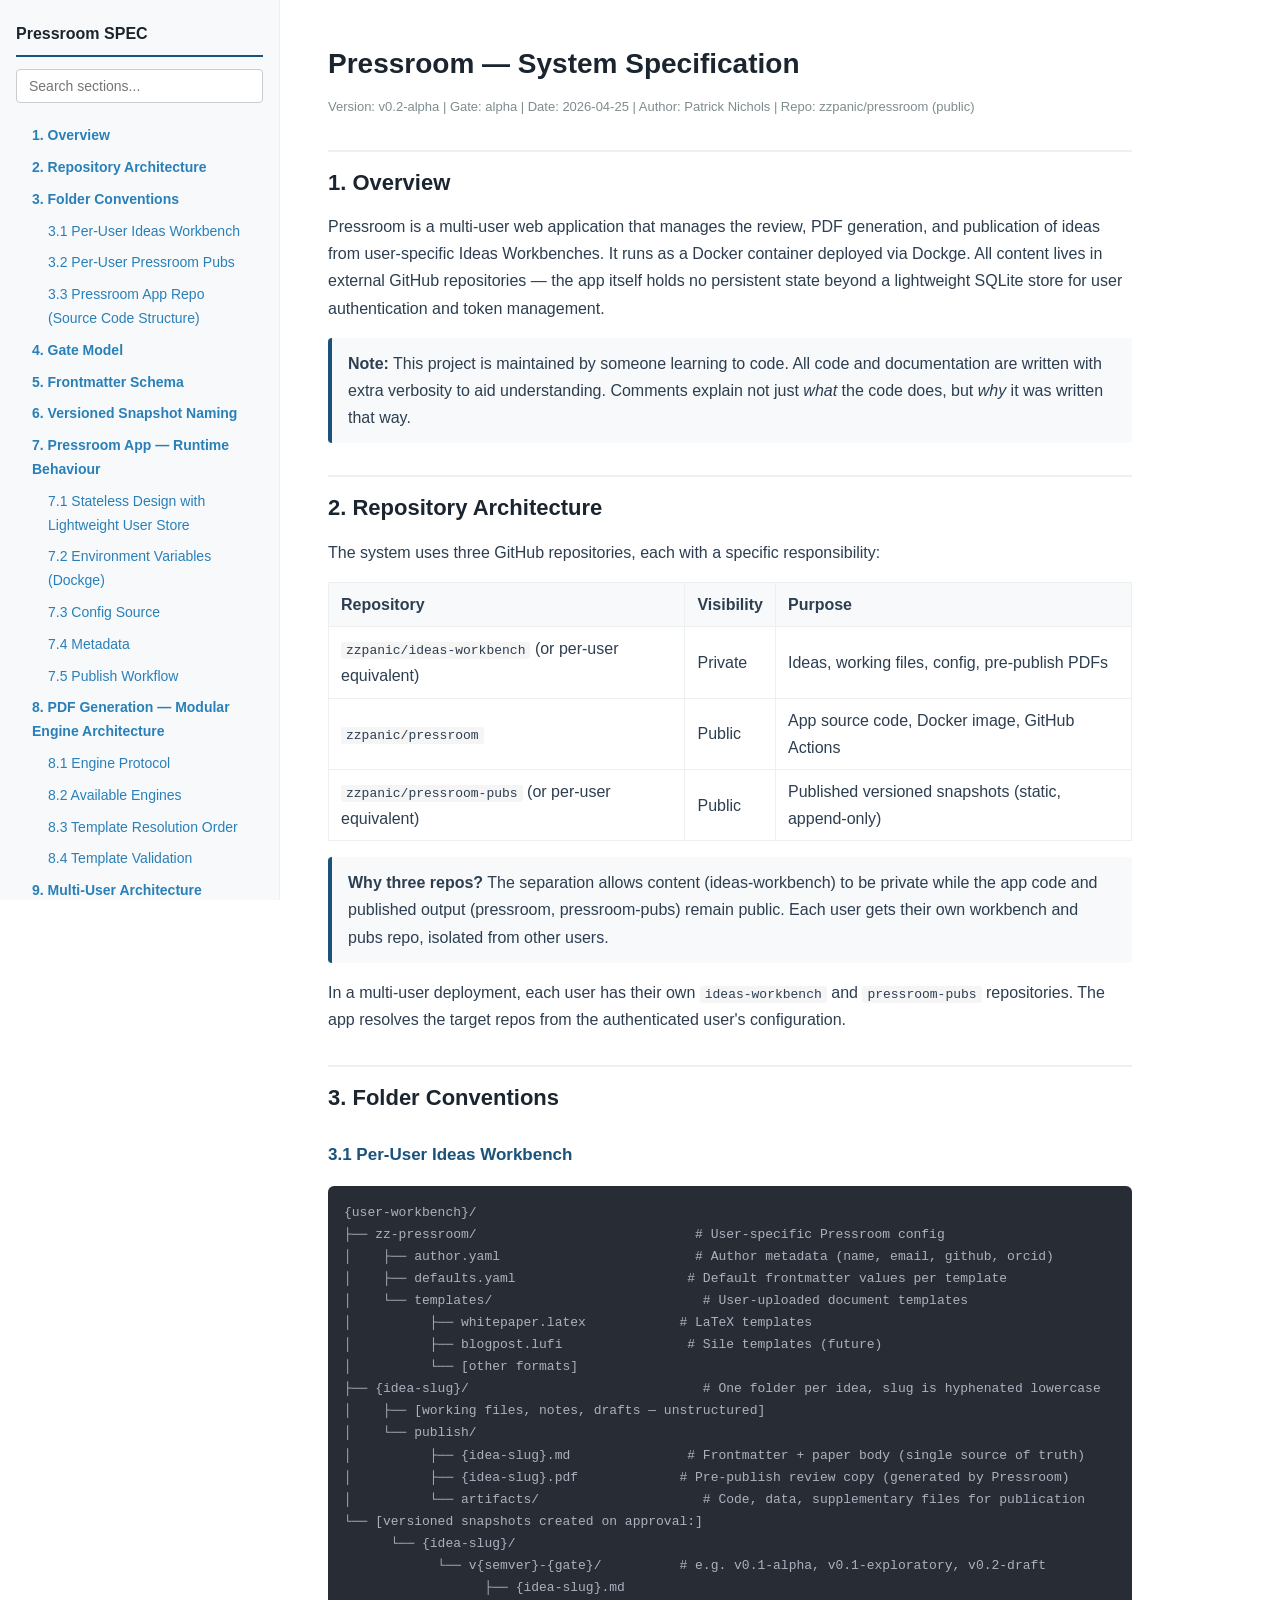
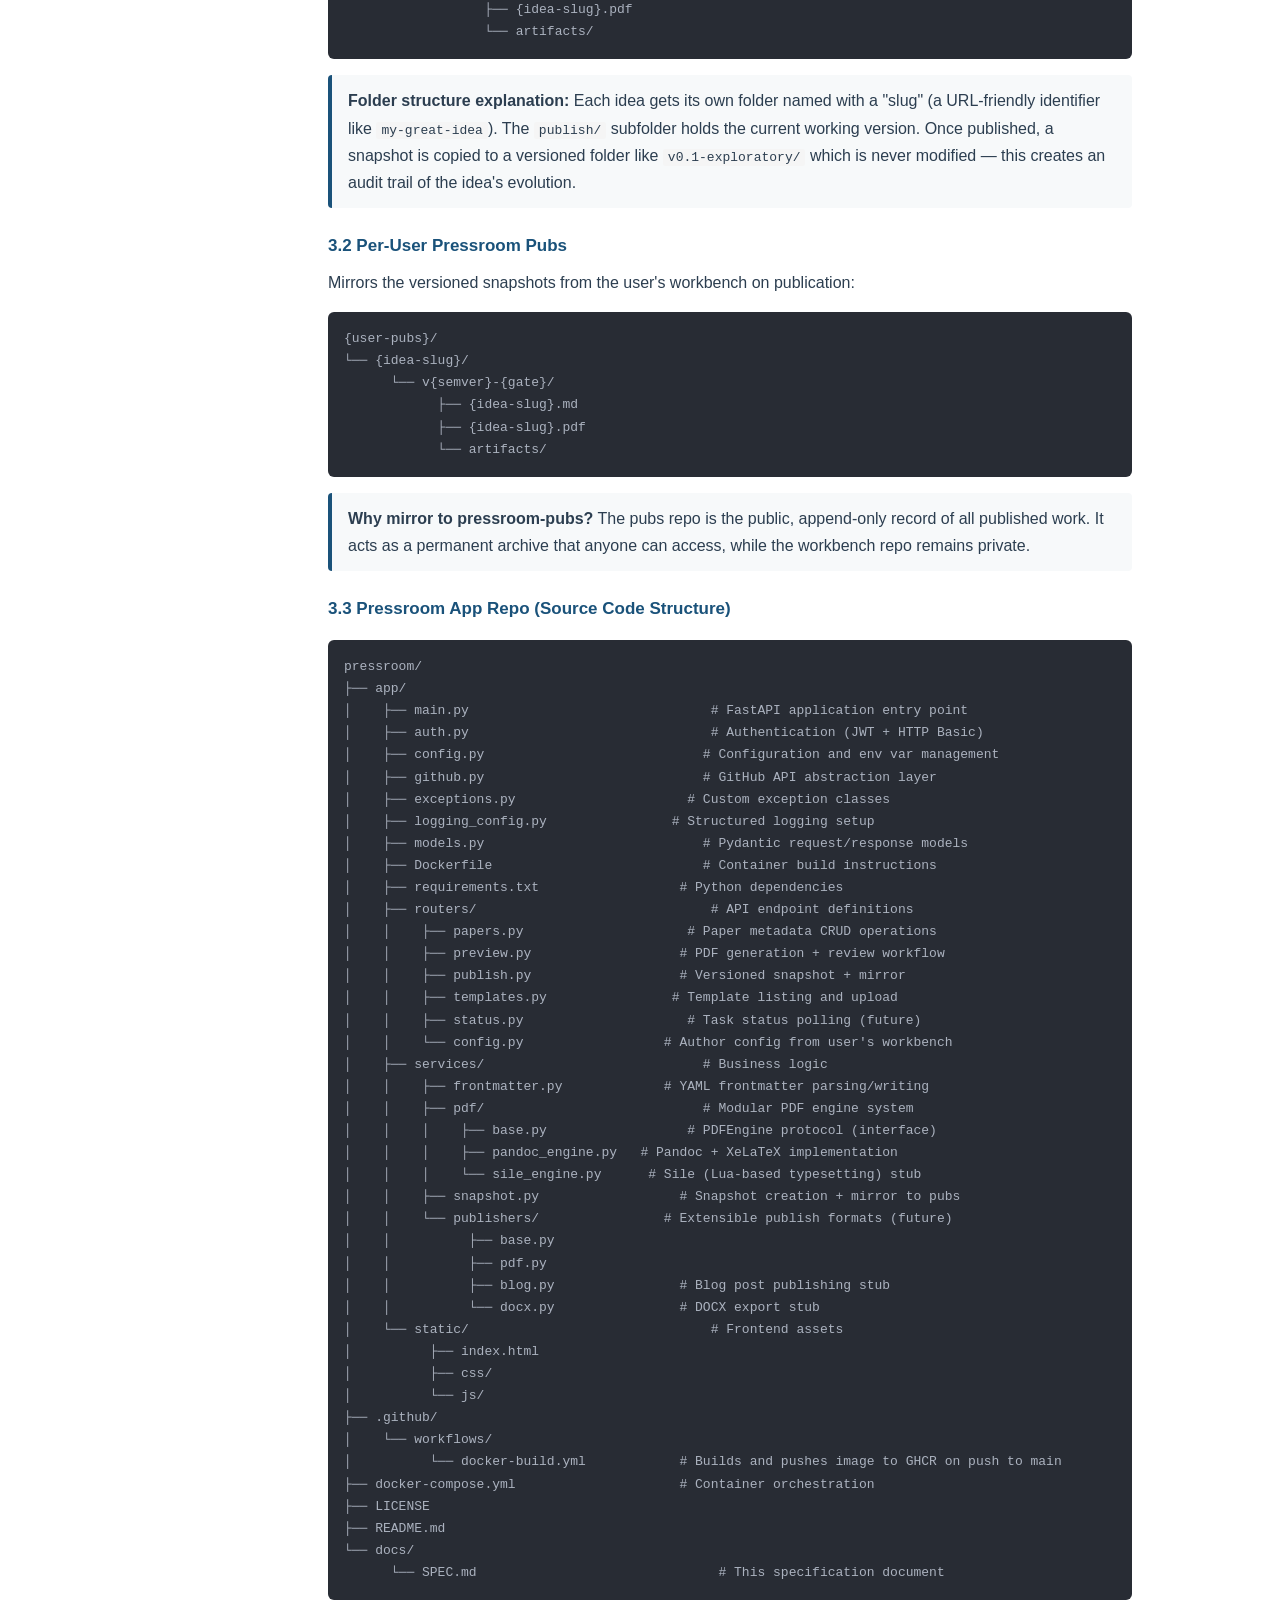
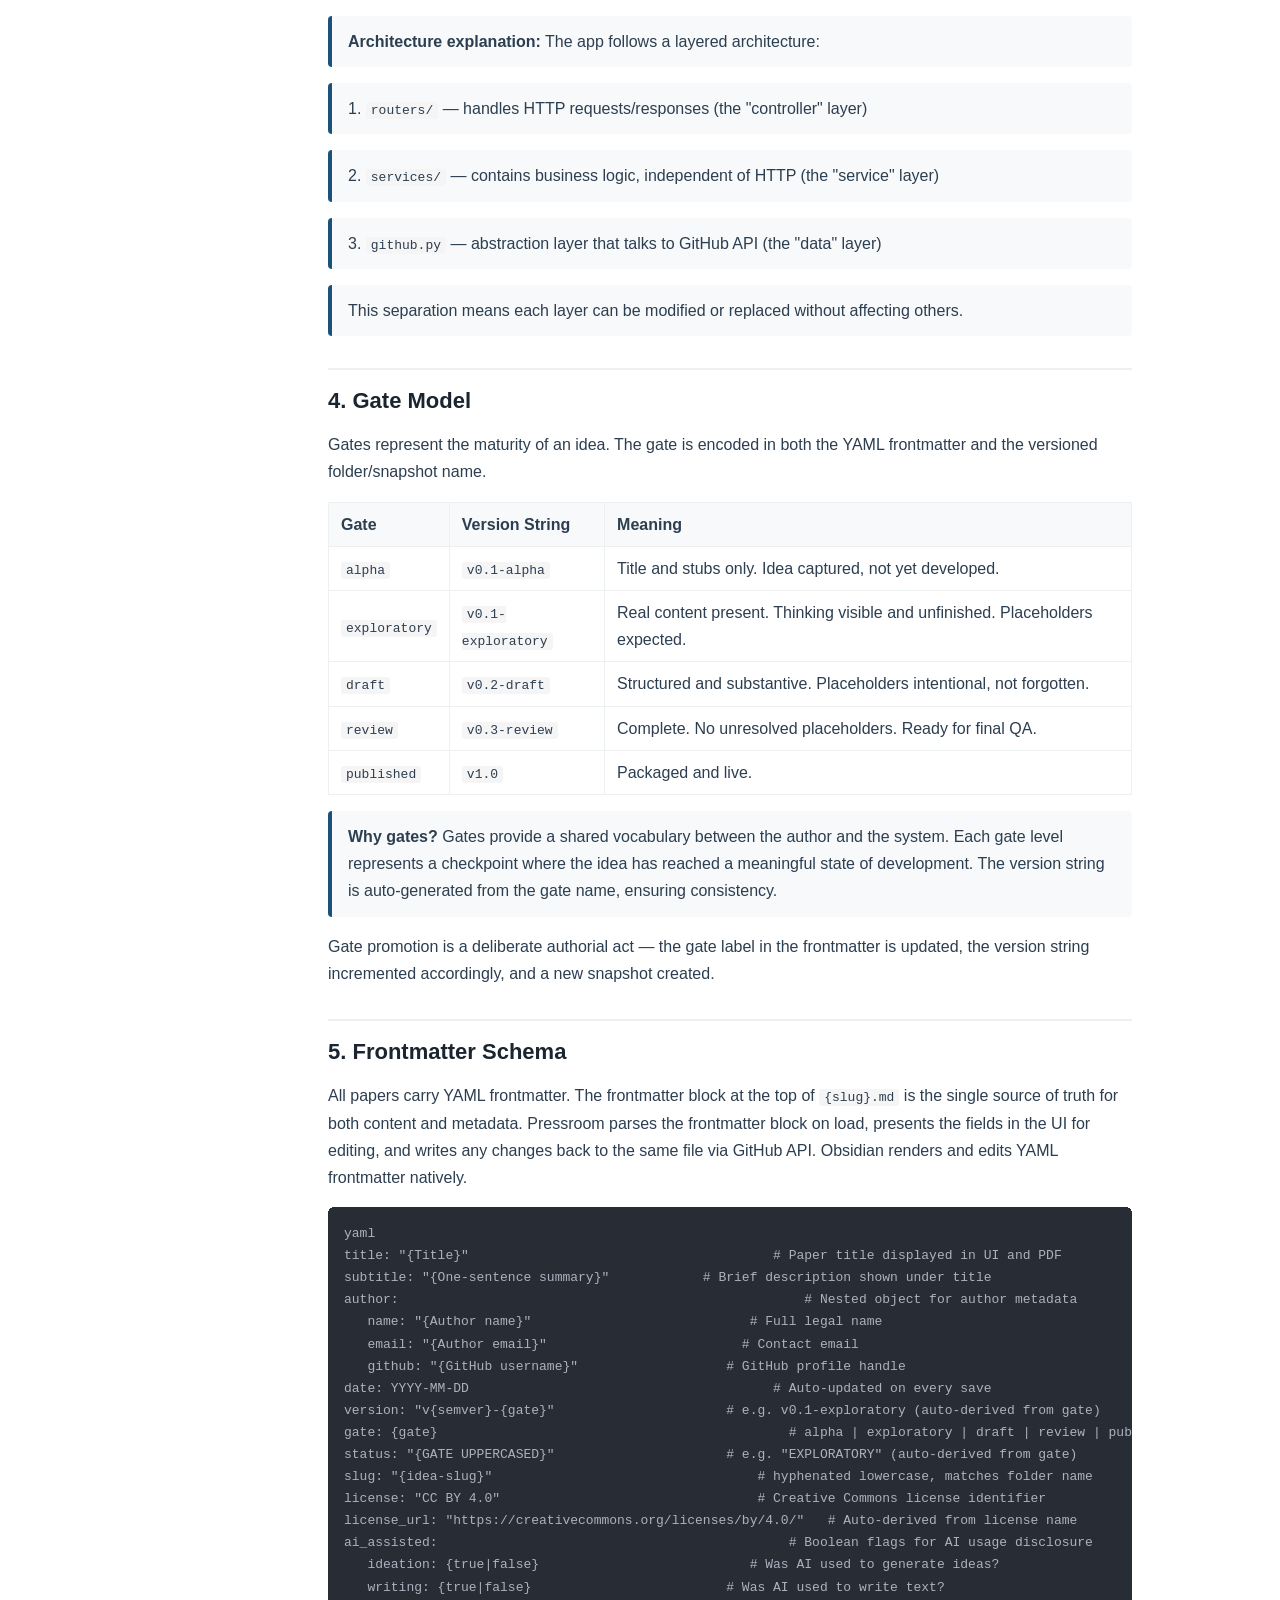
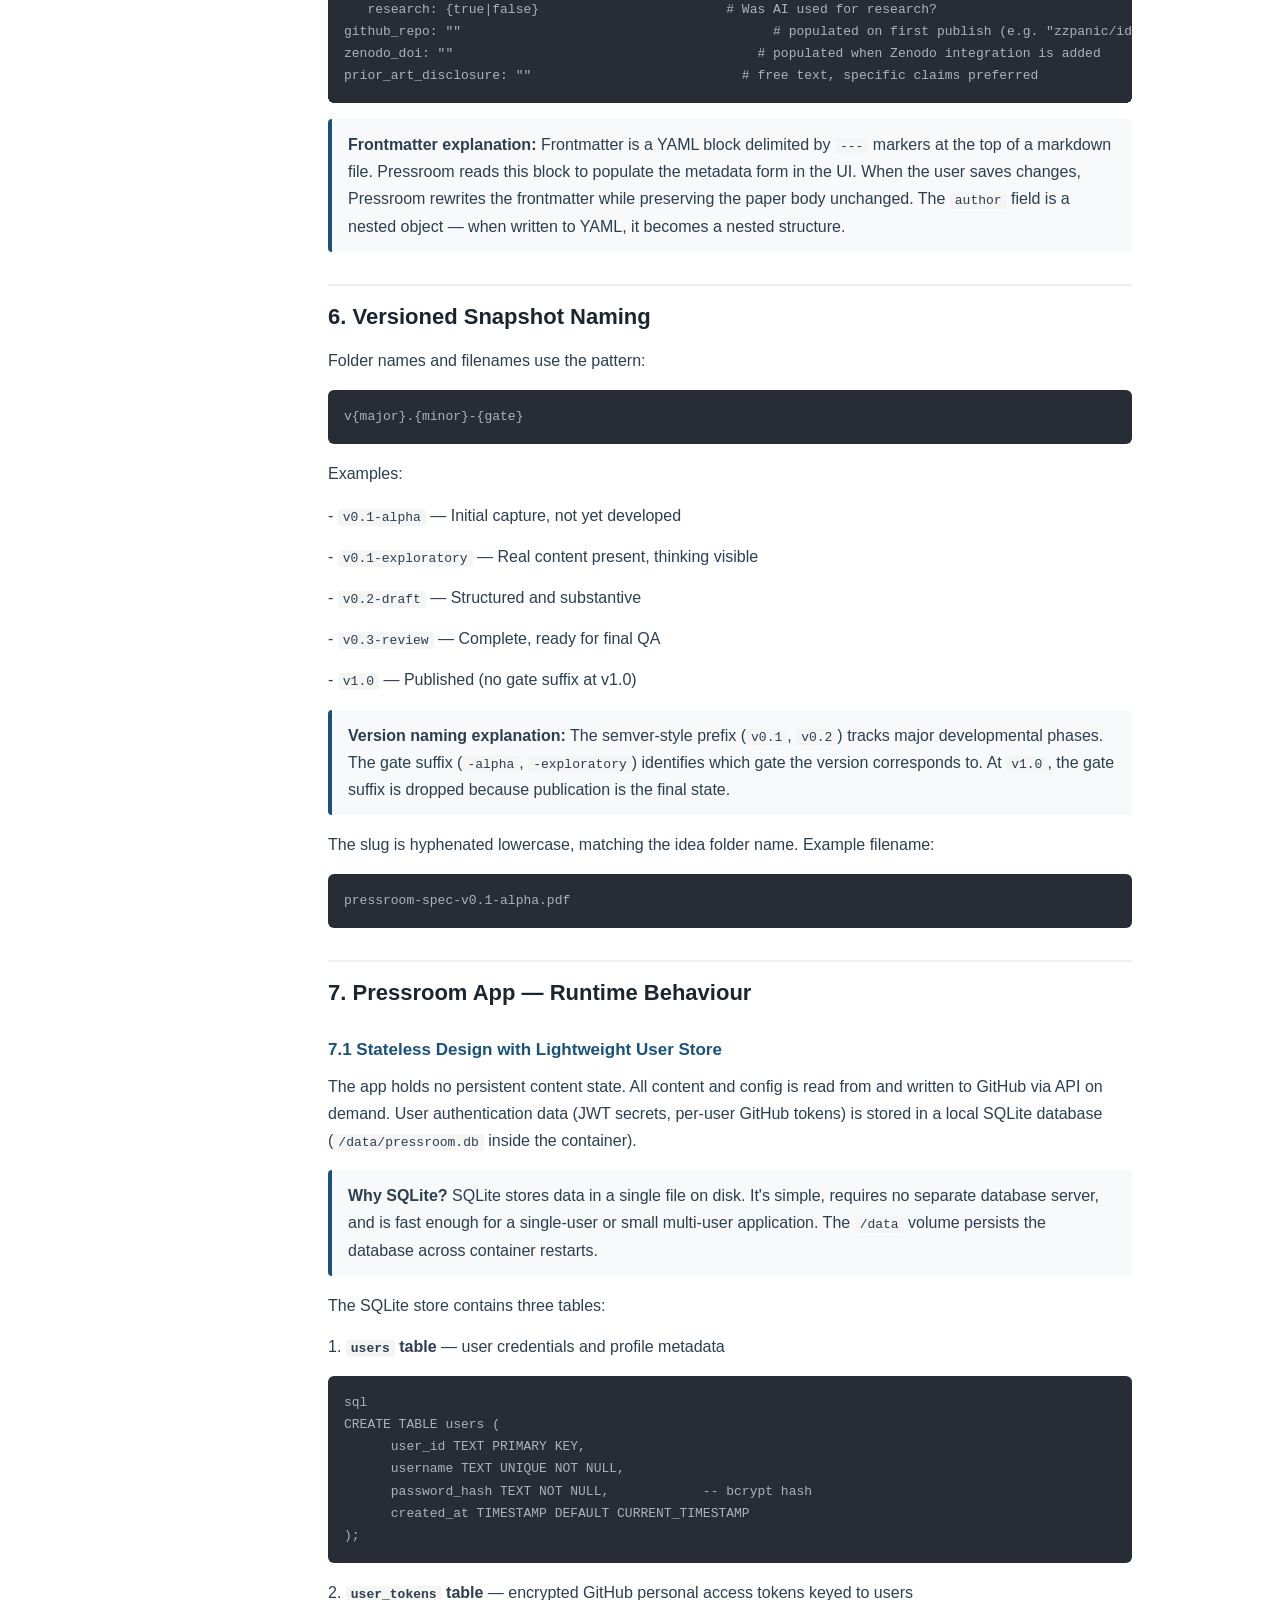
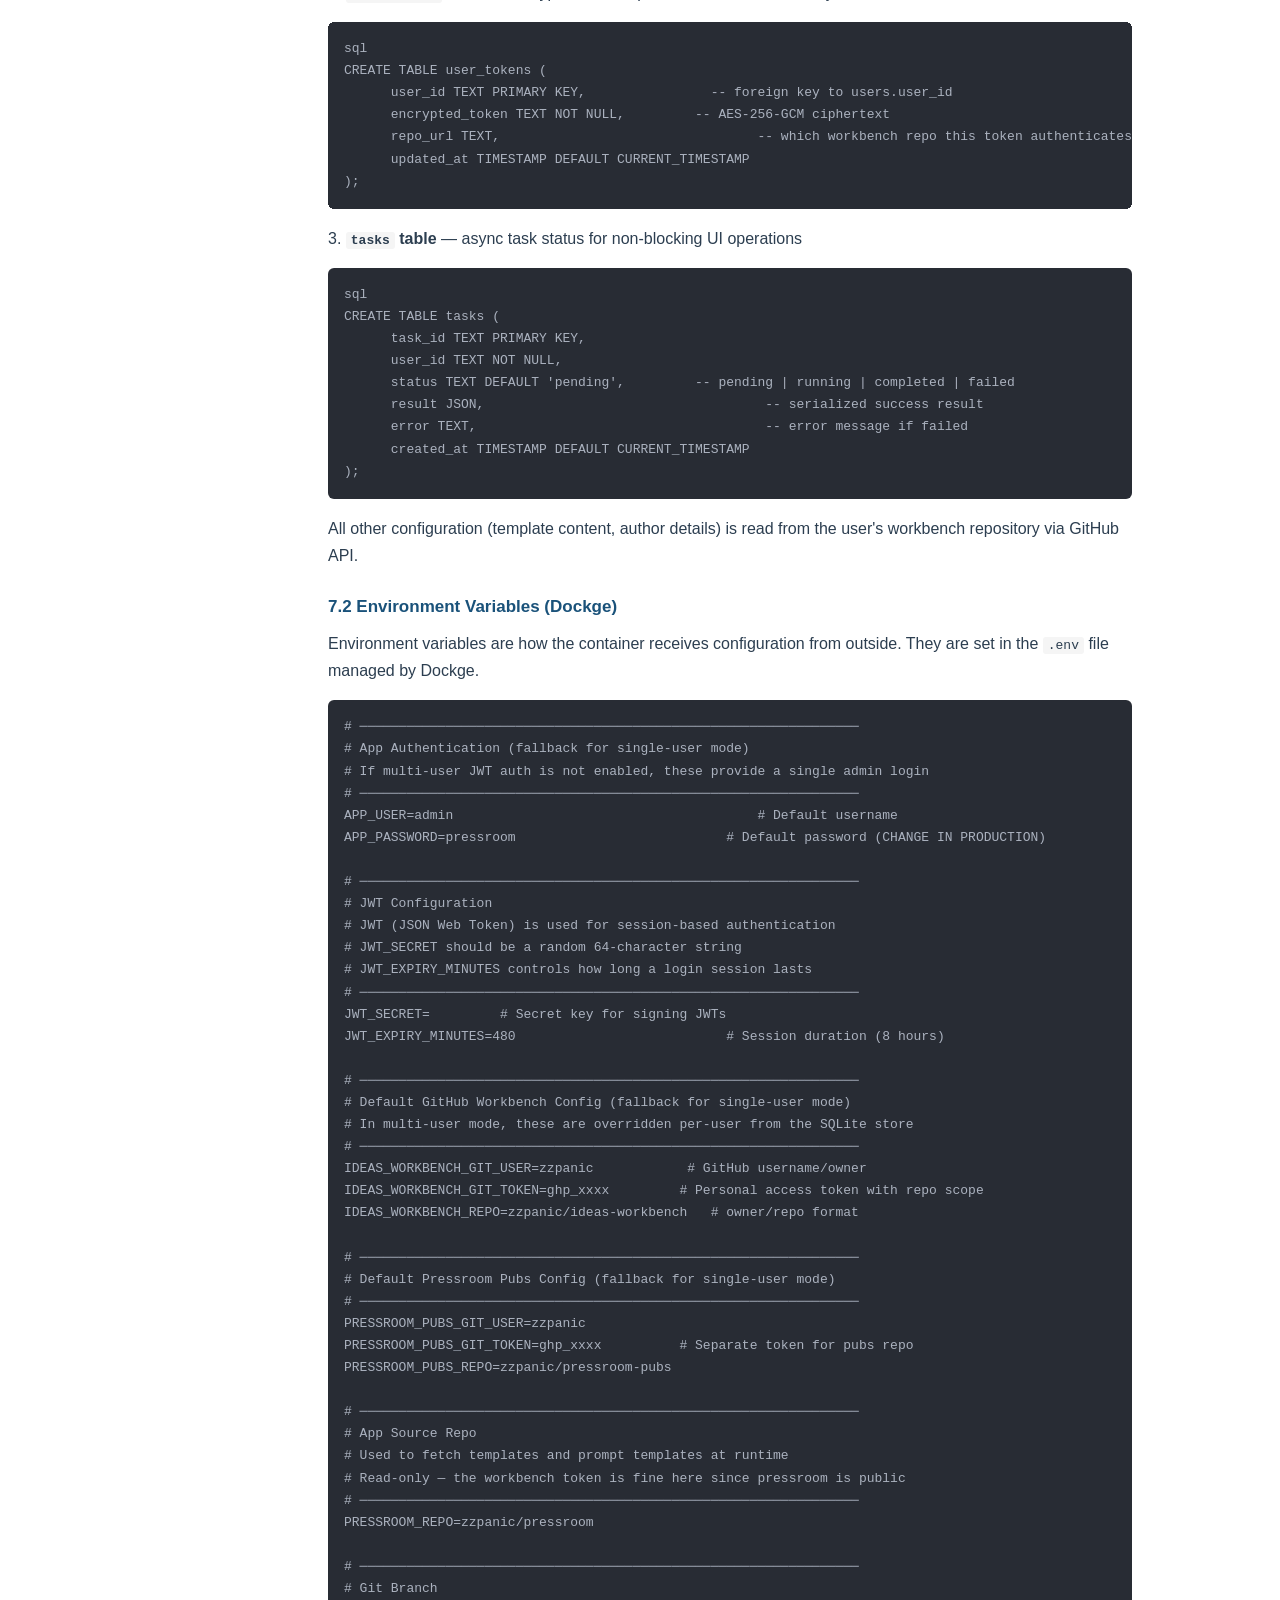
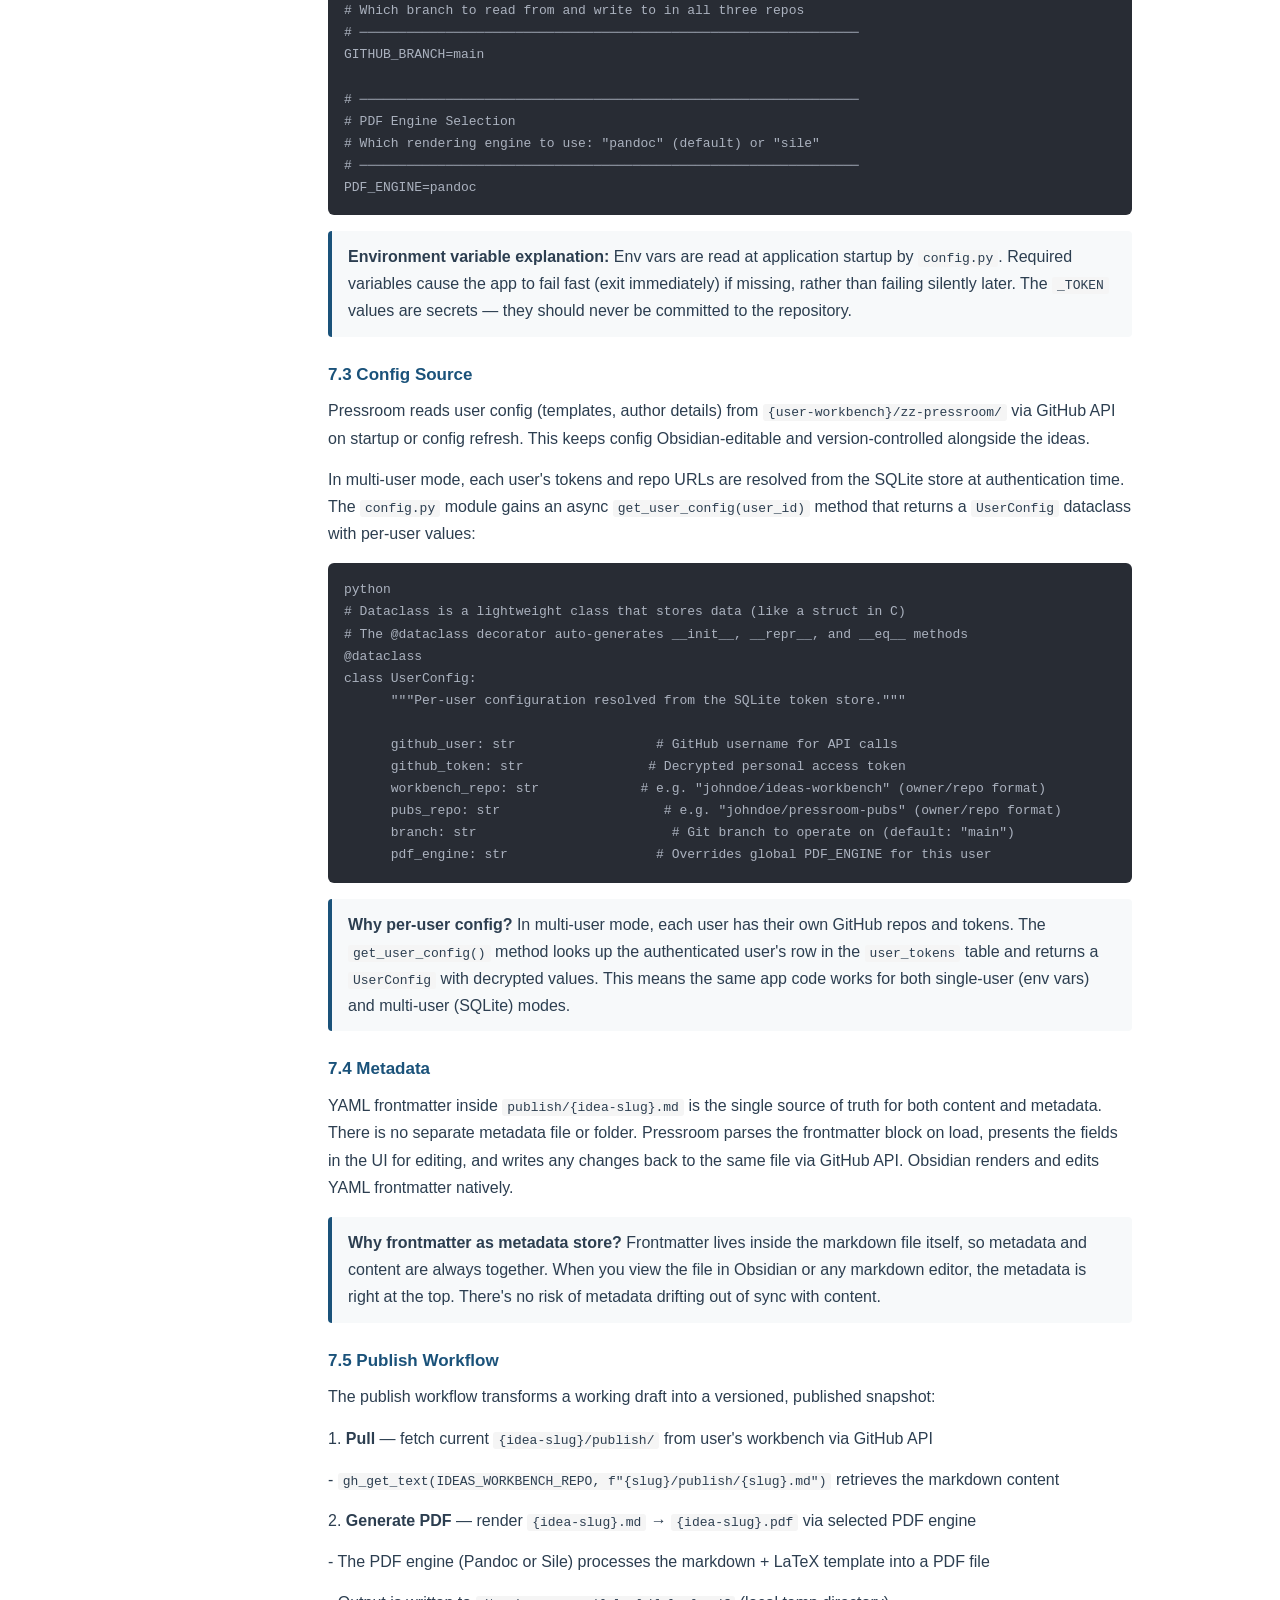
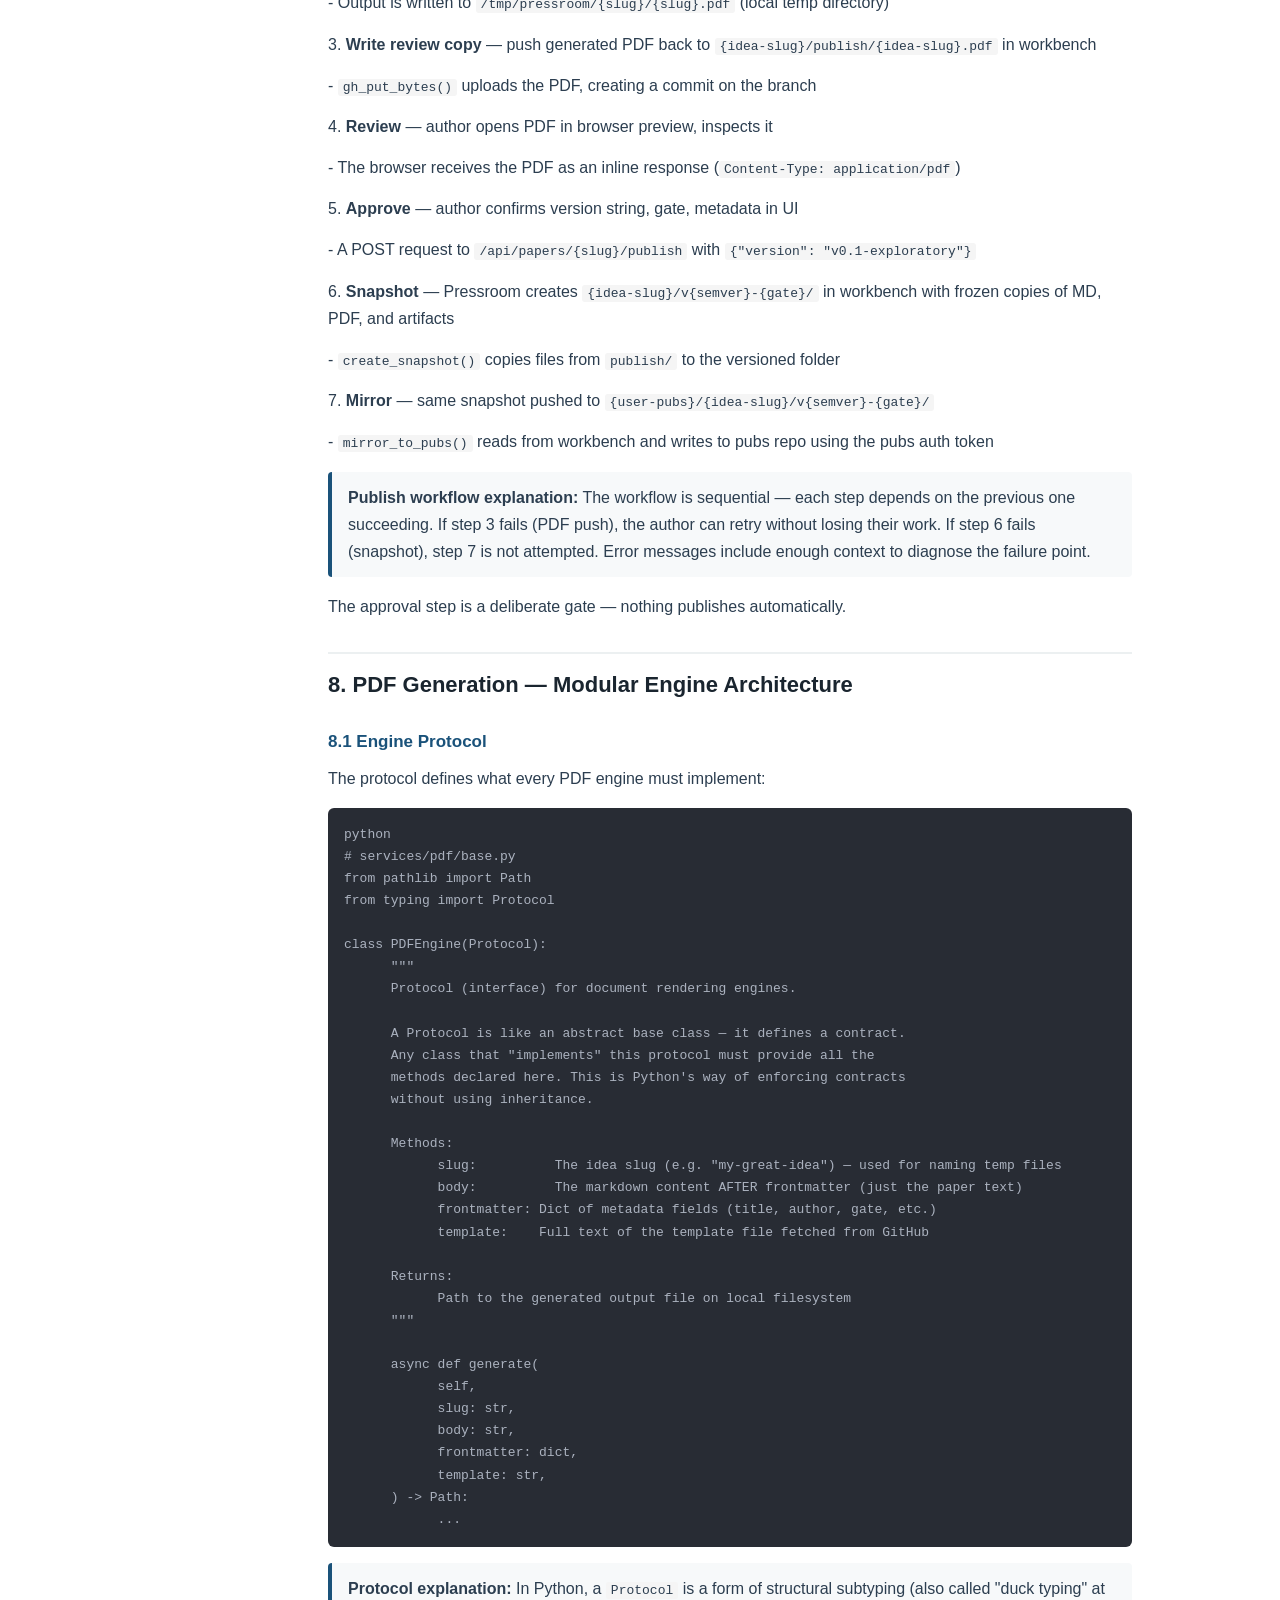
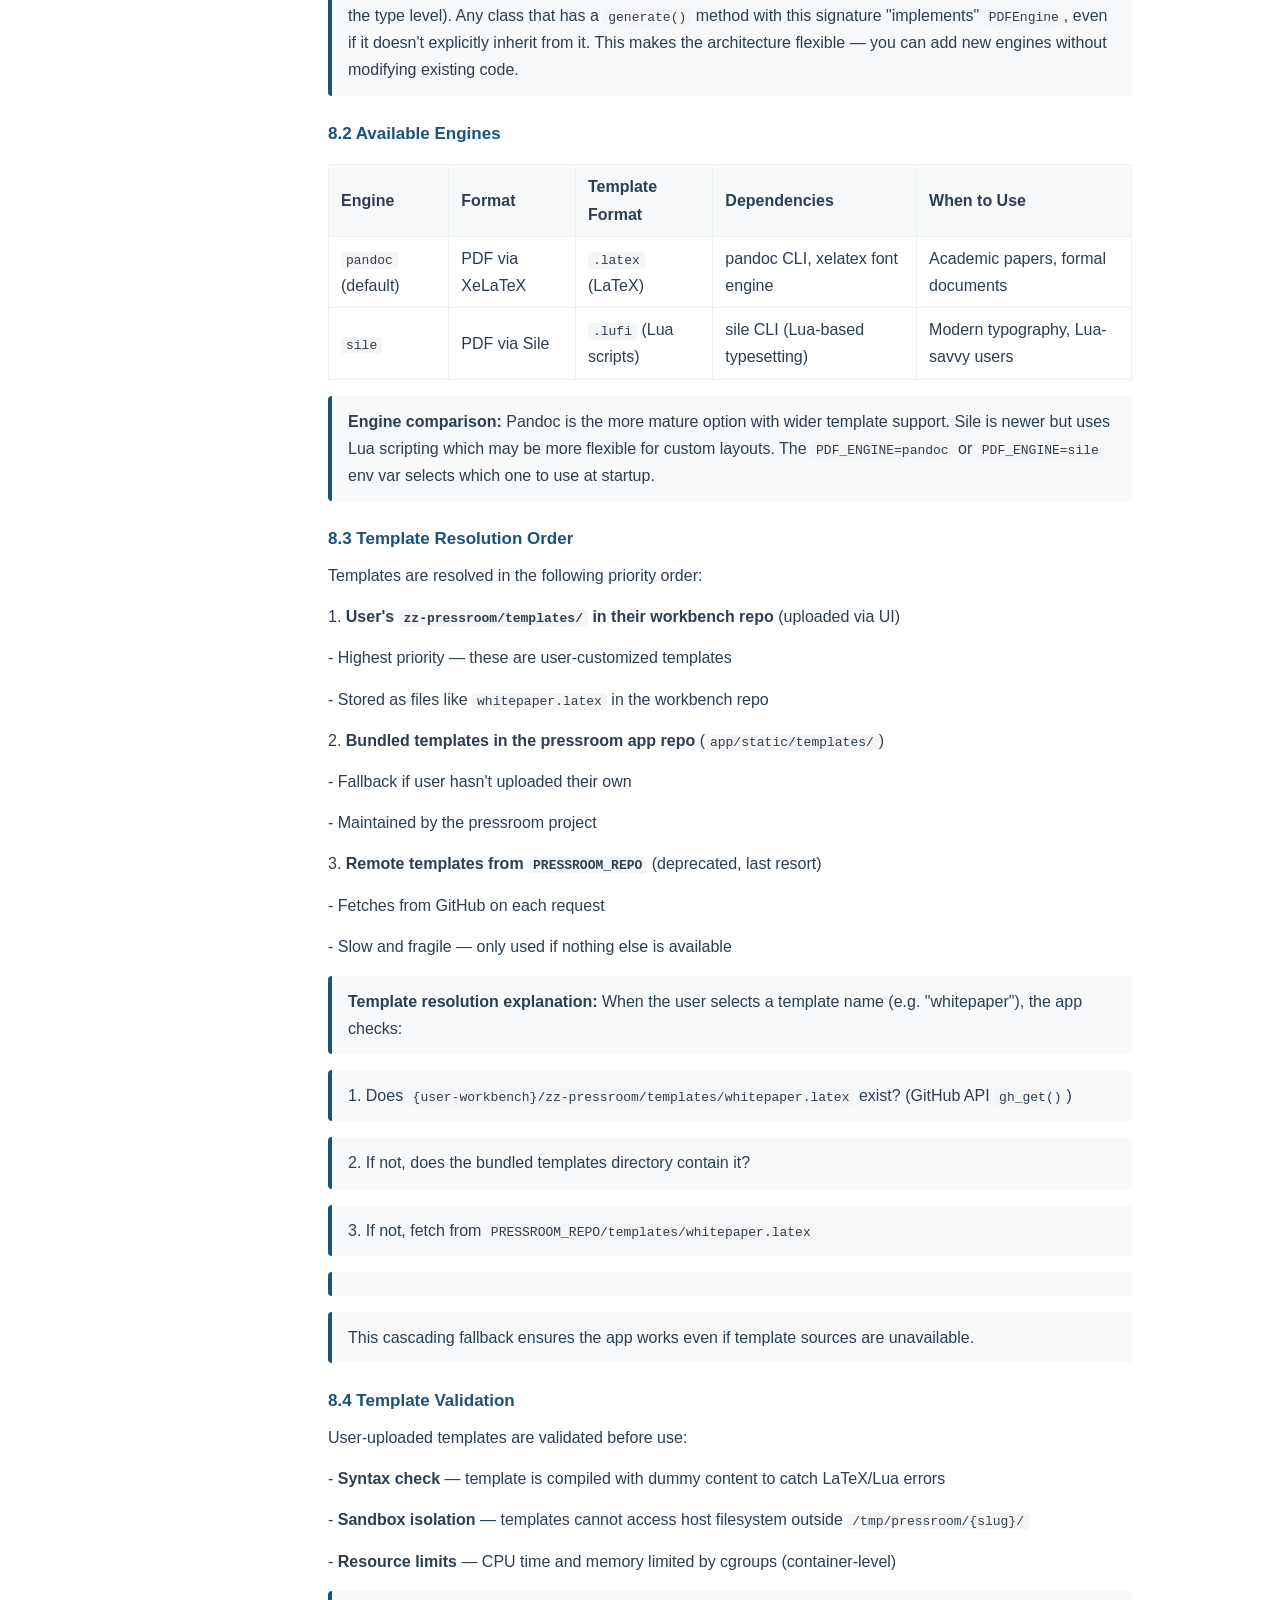
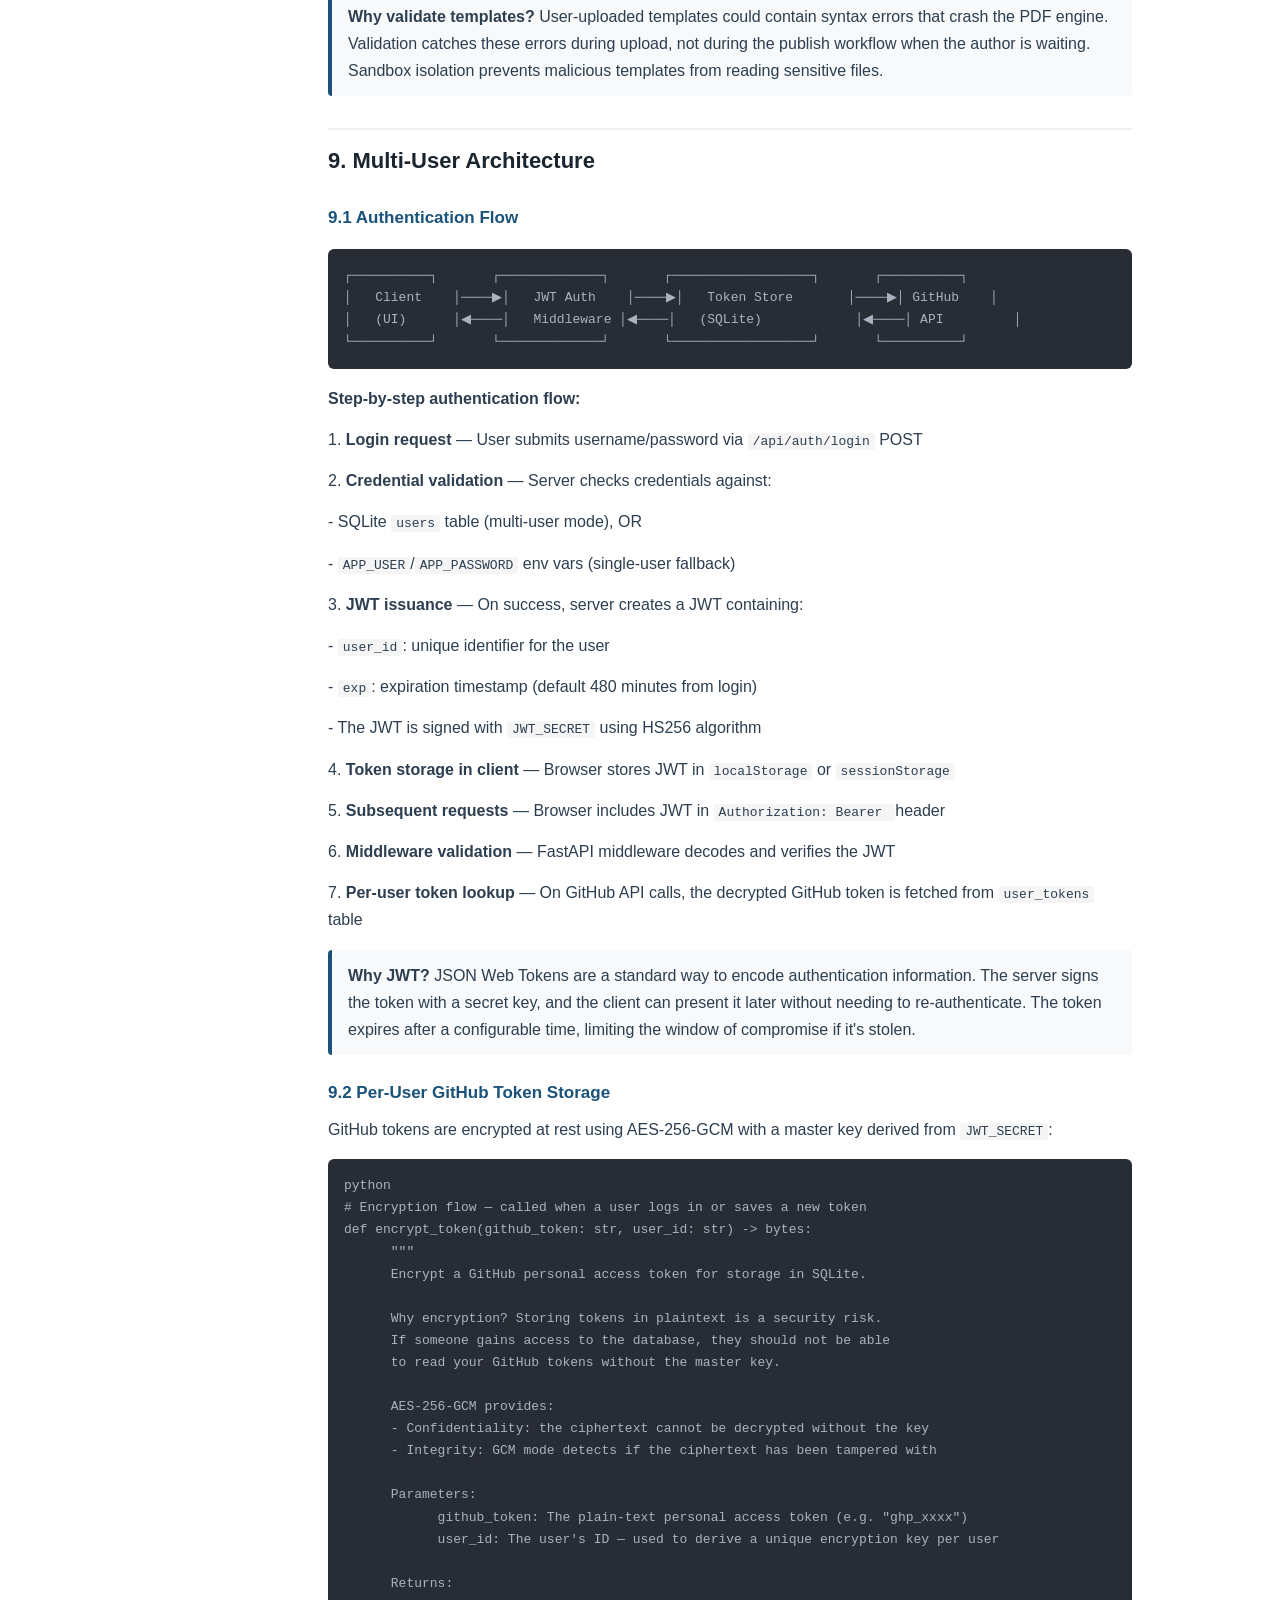
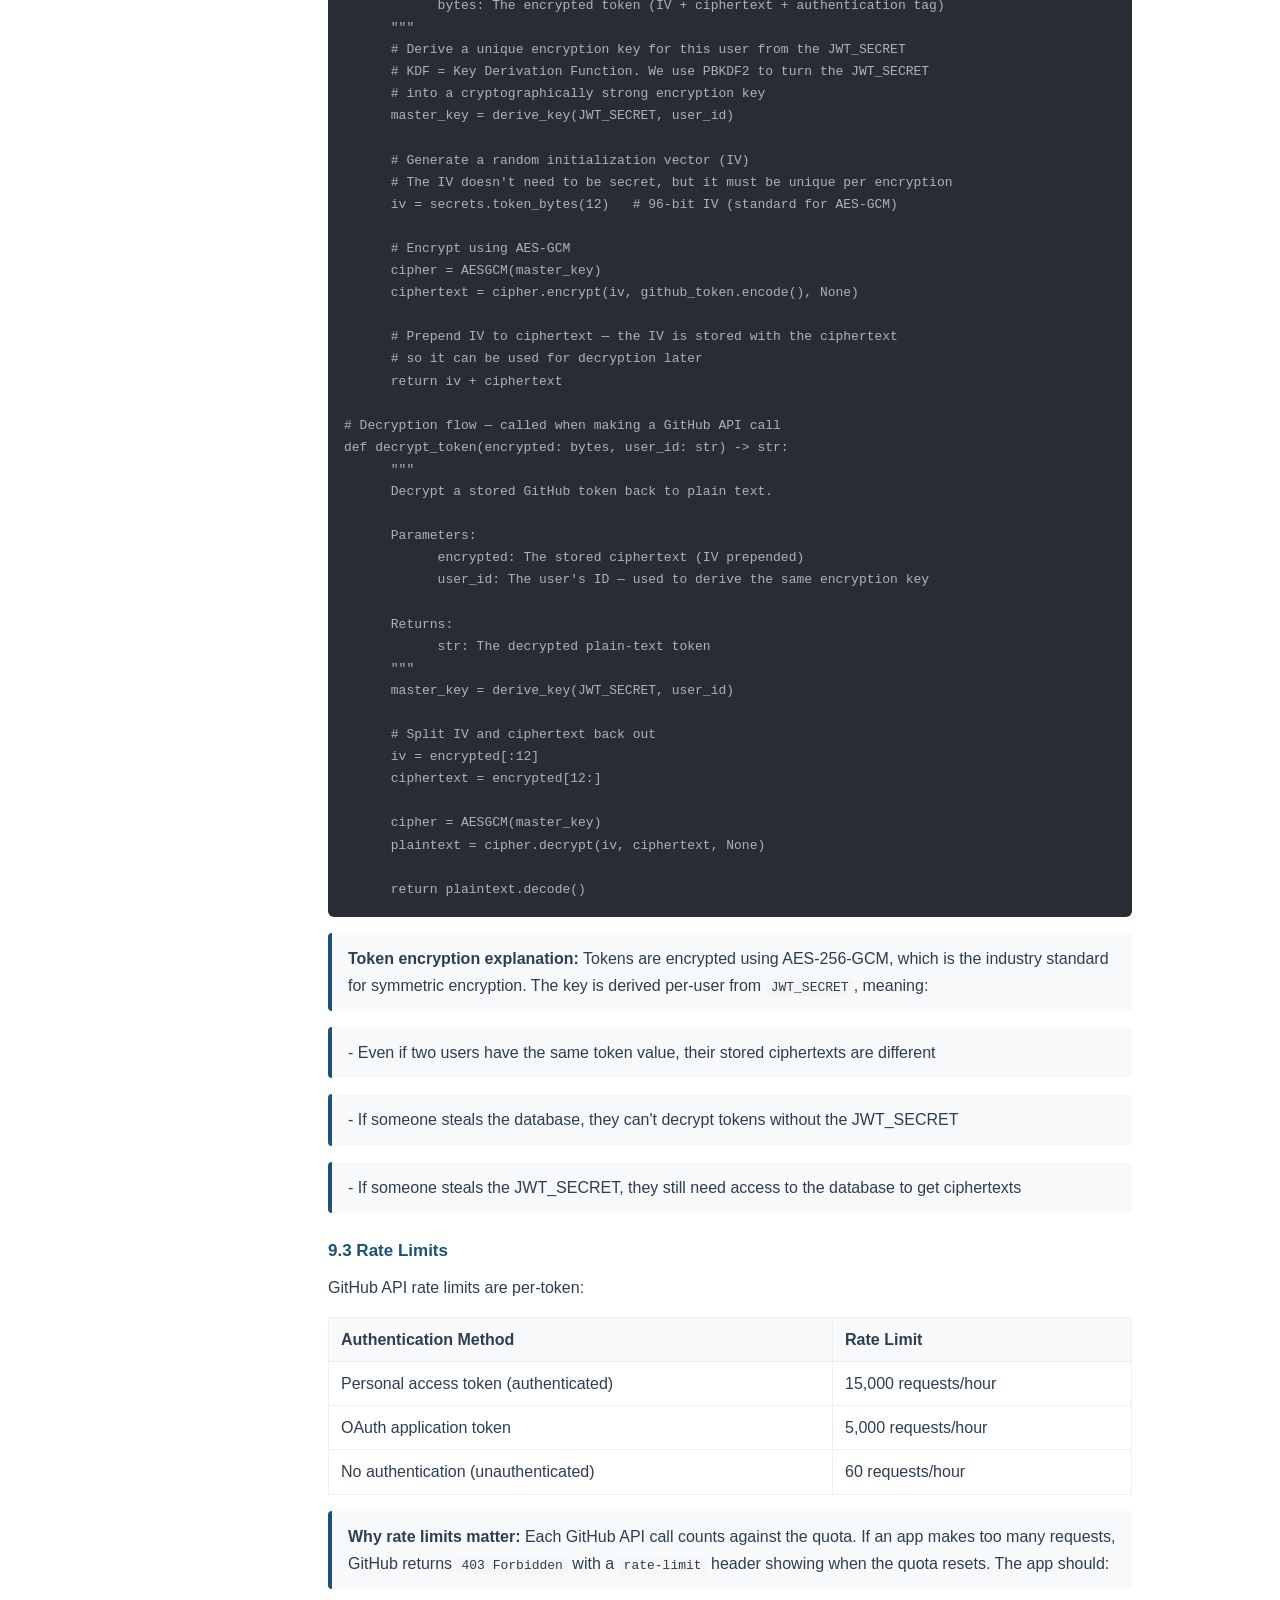
<file: docs/index.html>
<!DOCTYPE html>
<html lang="en">
<head>
<meta charset="UTF-8">
<meta name="viewport" content="width=device-width, initial-scale=1.0">
<title>Pressroom — System Specification</title>
<link rel="stylesheet" href="styles.css">
</head>
<body>

<aside id="sidebar">
<h2>Pressroom SPEC</h2>
<input type="text" id="search-box" placeholder="Search sections...">
<nav id="nav-tree"></nav>
</aside>

<main id="main"></main>

<script>
// Section data with full content from SPEC.md
const sections = [
  {
    id: "overview",
    heading: "1. Overview",
    content: `Pressroom is a multi-user web application that manages the review, PDF generation, and publication of ideas from user-specific Ideas Workbenches. It runs as a Docker container deployed via Dockge. All content lives in external GitHub repositories — the app itself holds no persistent state beyond a lightweight SQLite store for user authentication and token management.

> **Note:** This project is maintained by someone learning to code. All code and documentation are written with extra verbosity to aid understanding. Comments explain not just *what* the code does, but *why* it was written that way.`
  },
  {
    id: "repo-architecture",
    heading: "2. Repository Architecture",
    content: `The system uses three GitHub repositories, each with a specific responsibility:

| Repository | Visibility | Purpose |
|---|---|---|
| \`zzpanic/ideas-workbench\` (or per-user equivalent) | Private | Ideas, working files, config, pre-publish PDFs |
| \`zzpanic/pressroom\` | Public | App source code, Docker image, GitHub Actions |
| \`zzpanic/pressroom-pubs\` (or per-user equivalent) | Public | Published versioned snapshots (static, append-only) |

> **Why three repos?** The separation allows content (ideas-workbench) to be private while the app code and published output (pressroom, pressroom-pubs) remain public. Each user gets their own workbench and pubs repo, isolated from other users.

In a multi-user deployment, each user has their own \`ideas-workbench\` and \`pressroom-pubs\` repositories. The app resolves the target repos from the authenticated user's configuration.`
  },
  {
    id: "folder-conventions",
    heading: "3. Folder Conventions",
    isParent: true,
    children: [
      { id: "user-workbench", heading: "3.1 Per-User Ideas Workbench", content: `\`\`\`
{user-workbench}/
├── zz-pressroom/                   # User-specific Pressroom config
│   ├── author.yaml                 # Author metadata (name, email, github, orcid)
│   ├── defaults.yaml               # Default frontmatter values per template
│   └── templates/                  # User-uploaded document templates
│       ├── whitepaper.latex        # LaTeX templates
│       ├── blogpost.lufi           # Sile templates (future)
│       └── [other formats]
├── {idea-slug}/                    # One folder per idea, slug is hyphenated lowercase
│   ├── [working files, notes, drafts — unstructured]
│   └── publish/
│       ├── {idea-slug}.md          # Frontmatter + paper body (single source of truth)
│       ├── {idea-slug}.pdf         # Pre-publish review copy (generated by Pressroom)
│       └── artifacts/              # Code, data, supplementary files for publication
└── [versioned snapshots created on approval:]
    └── {idea-slug}/
        └── v{semver}-{gate}/       # e.g. v0.1-alpha, v0.1-exploratory, v0.2-draft
            ├── {idea-slug}.md
            ├── {idea-slug}.pdf
            └── artifacts/
\`\`\`

> **Folder structure explanation:** Each idea gets its own folder named with a "slug" (a URL-friendly identifier like \`my-great-idea\`). The \`publish/\` subfolder holds the current working version. Once published, a snapshot is copied to a versioned folder like \`v0.1-exploratory/\` which is never modified — this creates an audit trail of the idea's evolution.` },
      { id: "user-pubs", heading: "3.2 Per-User Pressroom Pubs", content: `Mirrors the versioned snapshots from the user's workbench on publication:

\`\`\`
{user-pubs}/
└── {idea-slug}/
    └── v{semver}-{gate}/
        ├── {idea-slug}.md
        ├── {idea-slug}.pdf
        └── artifacts/
\`\`\`

> **Why mirror to pressroom-pubs?** The pubs repo is the public, append-only record of all published work. It acts as a permanent archive that anyone can access, while the workbench repo remains private.` },
      { id: "app-repo", heading: "3.3 Pressroom App Repo (Source Code Structure)", content: `\`\`\`
pressroom/
├── app/
│   ├── main.py                     # FastAPI application entry point
│   ├── auth.py                     # Authentication (JWT + HTTP Basic)
│   ├── config.py                   # Configuration and env var management
│   ├── github.py                   # GitHub API abstraction layer
│   ├── exceptions.py               # Custom exception classes
│   ├── logging_config.py           # Structured logging setup
│   ├── models.py                   # Pydantic request/response models
│   ├── Dockerfile                  # Container build instructions
│   ├── requirements.txt            # Python dependencies
│   ├── routers/                    # API endpoint definitions
│   │   ├── papers.py              # Paper metadata CRUD operations
│   │   ├── preview.py             # PDF generation + review workflow
│   │   ├── publish.py             # Versioned snapshot + mirror
│   │   ├── templates.py           # Template listing and upload
│   │   ├── status.py              # Task status polling (future)
│   │   └── config.py            # Author config from user's workbench
│   ├── services/                   # Business logic
│   │   ├── frontmatter.py         # YAML frontmatter parsing/writing
│   │   ├── pdf/                   # Modular PDF engine system
│   │   │   ├── base.py            # PDFEngine protocol (interface)
│   │   │   ├── pandoc_engine.py  # Pandoc + XeLaTeX implementation
│   │   │   └── sile_engine.py    # Sile (Lua-based typesetting) stub
│   │   ├── snapshot.py            # Snapshot creation + mirror to pubs
│   │   └── publishers/           # Extensible publish formats (future)
│   │       ├── base.py
│   │       ├── pdf.py
│   │       ├── blog.py           # Blog post publishing stub
│   │       └── docx.py           # DOCX export stub
│   └── static/                     # Frontend assets
│       ├── index.html
│       ├── css/
│       └── js/
├── .github/
│   └── workflows/
│       └── docker-build.yml        # Builds and pushes image to GHCR on push to main
├── docker-compose.yml              # Container orchestration
├── LICENSE
├── README.md
└── docs/
    └── SPEC.md                     # This specification document
\`\`\`

> **Architecture explanation:** The app follows a layered architecture:
> 1. \`routers/\` — handles HTTP requests/responses (the "controller" layer)
> 2. \`services/\` — contains business logic, independent of HTTP (the "service" layer)
> 3. \`github.py\` — abstraction layer that talks to GitHub API (the "data" layer)
> This separation means each layer can be modified or replaced without affecting others.` }
    ]
  },
  {
    id: "gate-model",
    heading: "4. Gate Model",
    content: `Gates represent the maturity of an idea. The gate is encoded in both the YAML frontmatter and the versioned folder/snapshot name.

| Gate | Version String | Meaning |
|---|---|---|
| \`alpha\` | \`v0.1-alpha\` | Title and stubs only. Idea captured, not yet developed. |
| \`exploratory\` | \`v0.1-exploratory\` | Real content present. Thinking visible and unfinished. Placeholders expected. |
| \`draft\` | \`v0.2-draft\` | Structured and substantive. Placeholders intentional, not forgotten. |
| \`review\` | \`v0.3-review\` | Complete. No unresolved placeholders. Ready for final QA. |
| \`published\` | \`v1.0\` | Packaged and live. |

> **Why gates?** Gates provide a shared vocabulary between the author and the system. Each gate level represents a checkpoint where the idea has reached a meaningful state of development. The version string is auto-generated from the gate name, ensuring consistency.

Gate promotion is a deliberate authorial act — the gate label in the frontmatter is updated, the version string incremented accordingly, and a new snapshot created.`
  },
  {
    id: "frontmatter-schema",
    heading: "5. Frontmatter Schema",
    content: `All papers carry YAML frontmatter. The frontmatter block at the top of \`{slug}.md\` is the single source of truth for both content and metadata. Pressroom parses the frontmatter block on load, presents the fields in the UI for editing, and writes any changes back to the same file via GitHub API. Obsidian renders and edits YAML frontmatter natively.

\`\`\`yaml
title: "{Title}"                          # Paper title displayed in UI and PDF
subtitle: "{One-sentence summary}"        # Brief description shown under title
author:                                   # Nested object for author metadata
  name: "{Author name}"                   # Full legal name
  email: "{Author email}"                 # Contact email
  github: "{GitHub username}"             # GitHub profile handle
date: YYYY-MM-DD                          # Auto-updated on every save
version: "v{semver}-{gate}"               # e.g. v0.1-exploratory (auto-derived from gate)
gate: {gate}                              # alpha | exploratory | draft | review | published
status: "{GATE UPPERCASED}"               # e.g. "EXPLORATORY" (auto-derived from gate)
slug: "{idea-slug}"                       # hyphenated lowercase, matches folder name
license: "CC BY 4.0"                      # Creative Commons license identifier
license_url: "https://creativecommons.org/licenses/by/4.0/"  # Auto-derived from license name
ai_assisted:                              # Boolean flags for AI usage disclosure
  ideation: {true|false}                  # Was AI used to generate ideas?
  writing: {true|false}                 # Was AI used to write text?
  research: {true|false}                # Was AI used for research?
github_repo: ""                           # populated on first publish (e.g. "zzpanic/ideas-workbench")
zenodo_doi: ""                          # populated when Zenodo integration is added
prior_art_disclosure: ""                  # free text, specific claims preferred
\`\`\`

> **Frontmatter explanation:** Frontmatter is a YAML block delimited by \`---\` markers at the top of a markdown file. Pressroom reads this block to populate the metadata form in the UI. When the user saves changes, Pressroom rewrites the frontmatter while preserving the paper body unchanged. The \`author\` field is a nested object — when written to YAML, it becomes a nested structure.`
  },
  {
    id: "versioning",
    heading: "6. Versioned Snapshot Naming",
    content: `Folder names and filenames use the pattern:

\`\`\`
v{major}.{minor}-{gate}
\`\`\`

Examples:
- \`v0.1-alpha\` — Initial capture, not yet developed
- \`v0.1-exploratory\` — Real content present, thinking visible
- \`v0.2-draft\` — Structured and substantive
- \`v0.3-review\` — Complete, ready for final QA
- \`v1.0\` — Published (no gate suffix at v1.0)

> **Version naming explanation:** The semver-style prefix (\`v0.1\`, \`v0.2\`) tracks major developmental phases. The gate suffix (\`-alpha\`, \`-exploratory\`) identifies which gate the version corresponds to. At \`v1.0\`, the gate suffix is dropped because publication is the final state.

The slug is hyphenated lowercase, matching the idea folder name. Example filename:
\`\`\`
pressroom-spec-v0.1-alpha.pdf
\`\`\``
  },
  {
    id: "runtime-behaviour",
    heading: "7. Pressroom App — Runtime Behaviour",
    isParent: true,
    children: [
      { id: "stateless-design", heading: "7.1 Stateless Design with Lightweight User Store", content: `The app holds no persistent content state. All content and config is read from and written to GitHub via API on demand. User authentication data (JWT secrets, per-user GitHub tokens) is stored in a local SQLite database (\`/data/pressroom.db\` inside the container).

> **Why SQLite?** SQLite stores data in a single file on disk. It's simple, requires no separate database server, and is fast enough for a single-user or small multi-user application. The \`/data\` volume persists the database across container restarts.

The SQLite store contains three tables:

1. **\`users\` table** — user credentials and profile metadata
\`\`\`sql
CREATE TABLE users (
    user_id TEXT PRIMARY KEY,
    username TEXT UNIQUE NOT NULL,
    password_hash TEXT NOT NULL,        -- bcrypt hash
    created_at TIMESTAMP DEFAULT CURRENT_TIMESTAMP
);
\`\`\`

2. **\`user_tokens\` table** — encrypted GitHub personal access tokens keyed to users
\`\`\`sql
CREATE TABLE user_tokens (
    user_id TEXT PRIMARY KEY,           -- foreign key to users.user_id
    encrypted_token TEXT NOT NULL,      -- AES-256-GCM ciphertext
    repo_url TEXT,                      -- which workbench repo this token authenticates
    updated_at TIMESTAMP DEFAULT CURRENT_TIMESTAMP
);
\`\`\`

3. **\`tasks\` table** — async task status for non-blocking UI operations
\`\`\`sql
CREATE TABLE tasks (
    task_id TEXT PRIMARY KEY,
    user_id TEXT NOT NULL,
    status TEXT DEFAULT 'pending',      -- pending | running | completed | failed
    result JSON,                        -- serialized success result
    error TEXT,                         -- error message if failed
    created_at TIMESTAMP DEFAULT CURRENT_TIMESTAMP
);
\`\`\`

All other configuration (template content, author details) is read from the user's workbench repository via GitHub API.` },
      { id: "env-vars", heading: "7.2 Environment Variables (Dockge)", content: `Environment variables are how the container receives configuration from outside. They are set in the \`.env\` file managed by Dockge.

\`\`\`
# ────────────────────────────────────────────────────────────────
# App Authentication (fallback for single-user mode)
# If multi-user JWT auth is not enabled, these provide a single admin login
# ────────────────────────────────────────────────────────────────
APP_USER=admin                          # Default username
APP_PASSWORD=pressroom                  # Default password (CHANGE IN PRODUCTION)

# ────────────────────────────────────────────────────────────────
# JWT Configuration
# JWT (JSON Web Token) is used for session-based authentication
# JWT_SECRET should be a random 64-character string
# JWT_EXPIRY_MINUTES controls how long a login session lasts
# ────────────────────────────────────────────────────────────────
JWT_SECRET=<random-64-char-string>      # Secret key for signing JWTs
JWT_EXPIRY_MINUTES=480                  # Session duration (8 hours)

# ────────────────────────────────────────────────────────────────
# Default GitHub Workbench Config (fallback for single-user mode)
# In multi-user mode, these are overridden per-user from the SQLite store
# ────────────────────────────────────────────────────────────────
IDEAS_WORKBENCH_GIT_USER=zzpanic        # GitHub username/owner
IDEAS_WORKBENCH_GIT_TOKEN=ghp_xxxx      # Personal access token with repo scope
IDEAS_WORKBENCH_REPO=zzpanic/ideas-workbench  # owner/repo format

# ────────────────────────────────────────────────────────────────
# Default Pressroom Pubs Config (fallback for single-user mode)
# ────────────────────────────────────────────────────────────────
PRESSROOM_PUBS_GIT_USER=zzpanic
PRESSROOM_PUBS_GIT_TOKEN=ghp_xxxx       # Separate token for pubs repo
PRESSROOM_PUBS_REPO=zzpanic/pressroom-pubs

# ────────────────────────────────────────────────────────────────
# App Source Repo
# Used to fetch templates and prompt templates at runtime
# Read-only — the workbench token is fine here since pressroom is public
# ────────────────────────────────────────────────────────────────
PRESSROOM_REPO=zzpanic/pressroom

# ────────────────────────────────────────────────────────────────
# Git Branch
# Which branch to read from and write to in all three repos
# ────────────────────────────────────────────────────────────────
GITHUB_BRANCH=main

# ────────────────────────────────────────────────────────────────
# PDF Engine Selection
# Which rendering engine to use: "pandoc" (default) or "sile"
# ────────────────────────────────────────────────────────────────
PDF_ENGINE=pandoc
\`\`\`

> **Environment variable explanation:** Env vars are read at application startup by \`config.py\`. Required variables cause the app to fail fast (exit immediately) if missing, rather than failing silently later. The \`_TOKEN\` values are secrets — they should never be committed to the repository.` },
      { id: "config-source", heading: "7.3 Config Source", content: `Pressroom reads user config (templates, author details) from \`{user-workbench}/zz-pressroom/\` via GitHub API on startup or config refresh. This keeps config Obsidian-editable and version-controlled alongside the ideas.

In multi-user mode, each user's tokens and repo URLs are resolved from the SQLite store at authentication time. The \`config.py\` module gains an async \`get_user_config(user_id)\` method that returns a \`UserConfig\` dataclass with per-user values:

\`\`\`python
# Dataclass is a lightweight class that stores data (like a struct in C)
# The @dataclass decorator auto-generates __init__, __repr__, and __eq__ methods
@dataclass
class UserConfig:
    """Per-user configuration resolved from the SQLite token store."""
    
    github_user: str            # GitHub username for API calls
    github_token: str           # Decrypted personal access token
    workbench_repo: str         # e.g. "johndoe/ideas-workbench" (owner/repo format)
    pubs_repo: str              # e.g. "johndoe/pressroom-pubs" (owner/repo format)
    branch: str                 # Git branch to operate on (default: "main")
    pdf_engine: str             # Overrides global PDF_ENGINE for this user
\`\`\`

> **Why per-user config?** In multi-user mode, each user has their own GitHub repos and tokens. The \`get_user_config()\` method looks up the authenticated user's row in the \`user_tokens\` table and returns a \`UserConfig\` with decrypted values. This means the same app code works for both single-user (env vars) and multi-user (SQLite) modes.` },
      { id: "metadata", heading: "7.4 Metadata", content: `YAML frontmatter inside \`publish/{idea-slug}.md\` is the single source of truth for both content and metadata. There is no separate metadata file or folder. Pressroom parses the frontmatter block on load, presents the fields in the UI for editing, and writes any changes back to the same file via GitHub API. Obsidian renders and edits YAML frontmatter natively.

> **Why frontmatter as metadata store?** Frontmatter lives inside the markdown file itself, so metadata and content are always together. When you view the file in Obsidian or any markdown editor, the metadata is right at the top. There's no risk of metadata drifting out of sync with content.` },
      { id: "publish-workflow", heading: "7.5 Publish Workflow", content: `The publish workflow transforms a working draft into a versioned, published snapshot:

1. **Pull** — fetch current \`{idea-slug}/publish/\` from user's workbench via GitHub API
   - \`gh_get_text(IDEAS_WORKBENCH_REPO, f"{slug}/publish/{slug}.md")\` retrieves the markdown content
2. **Generate PDF** — render \`{idea-slug}.md\` → \`{idea-slug}.pdf\` via selected PDF engine
   - The PDF engine (Pandoc or Sile) processes the markdown + LaTeX template into a PDF file
   - Output is written to \`/tmp/pressroom/{slug}/{slug}.pdf\` (local temp directory)
3. **Write review copy** — push generated PDF back to \`{idea-slug}/publish/{idea-slug}.pdf\` in workbench
   - \`gh_put_bytes()\` uploads the PDF, creating a commit on the branch
4. **Review** — author opens PDF in browser preview, inspects it
   - The browser receives the PDF as an inline response (\`Content-Type: application/pdf\`)
5. **Approve** — author confirms version string, gate, metadata in UI
   - A POST request to \`/api/papers/{slug}/publish\` with \`{"version": "v0.1-exploratory"}\`
6. **Snapshot** — Pressroom creates \`{idea-slug}/v{semver}-{gate}/\` in workbench with frozen copies of MD, PDF, and artifacts
   - \`create_snapshot()\` copies files from \`publish/\` to the versioned folder
7. **Mirror** — same snapshot pushed to \`{user-pubs}/{idea-slug}/v{semver}-{gate}/\`
   - \`mirror_to_pubs()\` reads from workbench and writes to pubs repo using the pubs auth token

> **Publish workflow explanation:** The workflow is sequential — each step depends on the previous one succeeding. If step 3 fails (PDF push), the author can retry without losing their work. If step 6 fails (snapshot), step 7 is not attempted. Error messages include enough context to diagnose the failure point.

The approval step is a deliberate gate — nothing publishes automatically.` }
    ]
  },
  {
    id: "pdf-generation",
    heading: "8. PDF Generation — Modular Engine Architecture",
    isParent: true,
    children: [
      { id: "engine-protocol", heading: "8.1 Engine Protocol", content: `The protocol defines what every PDF engine must implement:

\`\`\`python
# services/pdf/base.py
from pathlib import Path
from typing import Protocol

class PDFEngine(Protocol):
    """
    Protocol (interface) for document rendering engines.
    
    A Protocol is like an abstract base class — it defines a contract.
    Any class that "implements" this protocol must provide all the
    methods declared here. This is Python's way of enforcing contracts
    without using inheritance.
    
    Methods:
        slug:       The idea slug (e.g. "my-great-idea") — used for naming temp files
        body:       The markdown content AFTER frontmatter (just the paper text)
        frontmatter: Dict of metadata fields (title, author, gate, etc.)
        template:   Full text of the template file fetched from GitHub
    
    Returns:
        Path to the generated output file on local filesystem
    """
    
    async def generate(
        self,
        slug: str,
        body: str,
        frontmatter: dict,
        template: str,
    ) -> Path:
        ...
\`\`\`

> **Protocol explanation:** In Python, a \`Protocol\` is a form of structural subtyping (also called "duck typing" at the type level). Any class that has a \`generate()\` method with this signature "implements" \`PDFEngine\`, even if it doesn't explicitly inherit from it. This makes the architecture flexible — you can add new engines without modifying existing code.` },
      { id: "available-engines", heading: "8.2 Available Engines", content: `| Engine | Format | Template Format | Dependencies | When to Use |
|---|---|---|---|---|
| \`pandoc\` (default) | PDF via XeLaTeX | \`.latex\` (LaTeX) | pandoc CLI, xelatex font engine | Academic papers, formal documents |
| \`sile\` | PDF via Sile | \`.lufi\` (Lua scripts) | sile CLI (Lua-based typesetting) | Modern typography, Lua-savvy users |

> **Engine comparison:** Pandoc is the more mature option with wider template support. Sile is newer but uses Lua scripting which may be more flexible for custom layouts. The \`PDF_ENGINE=pandoc\` or \`PDF_ENGINE=sile\` env var selects which one to use at startup.` },
      { id: "template-resolution", heading: "8.3 Template Resolution Order", content: `Templates are resolved in the following priority order:

1. **User's \`zz-pressroom/templates/\` in their workbench repo** (uploaded via UI)
   - Highest priority — these are user-customized templates
   - Stored as files like \`whitepaper.latex\` in the workbench repo
2. **Bundled templates in the pressroom app repo** (\`app/static/templates/\`)
   - Fallback if user hasn't uploaded their own
   - Maintained by the pressroom project
3. **Remote templates from \`PRESSROOM_REPO\`** (deprecated, last resort)
   - Fetches from GitHub on each request
   - Slow and fragile — only used if nothing else is available

> **Template resolution explanation:** When the user selects a template name (e.g. "whitepaper"), the app checks:
> 1. Does \`{user-workbench}/zz-pressroom/templates/whitepaper.latex\` exist? (GitHub API \`gh_get()\`)
> 2. If not, does the bundled templates directory contain it?
> 3. If not, fetch from \`PRESSROOM_REPO/templates/whitepaper.latex\`
> 
> This cascading fallback ensures the app works even if template sources are unavailable.` },
      { id: "template-validation", heading: "8.4 Template Validation", content: `User-uploaded templates are validated before use:

- **Syntax check** — template is compiled with dummy content to catch LaTeX/Lua errors
- **Sandbox isolation** — templates cannot access host filesystem outside \`/tmp/pressroom/{slug}/\`
- **Resource limits** — CPU time and memory limited by cgroups (container-level)

> **Why validate templates?** User-uploaded templates could contain syntax errors that crash the PDF engine. Validation catches these errors during upload, not during the publish workflow when the author is waiting. Sandbox isolation prevents malicious templates from reading sensitive files.` }
    ]
  },
  {
    id: "multi-user",
    heading: "9. Multi-User Architecture",
    isParent: true,
    children: [
      { id: "auth-flow", heading: "9.1 Authentication Flow", content: `\`\`\`
┌──────────┐     ┌─────────────┐     ┌──────────────────┐     ┌──────────┐
│  Client   │────▶│  JWT Auth   │────▶│  Token Store     │────▶│ GitHub   │
│  (UI)    │◀────│  Middleware │◀────│  (SQLite)        │◀────│ API      │
└──────────┘     └─────────────┘     └──────────────────┘     └──────────┘
\`\`\`

**Step-by-step authentication flow:**

1. **Login request** — User submits username/password via \`/api/auth/login\` POST
2. **Credential validation** — Server checks credentials against:
   - SQLite \`users\` table (multi-user mode), OR
   - \`APP_USER\`/\`APP_PASSWORD\` env vars (single-user fallback)
3. **JWT issuance** — On success, server creates a JWT containing:
   - \`user_id\`: unique identifier for the user
   - \`exp\`: expiration timestamp (default 480 minutes from login)
   - The JWT is signed with \`JWT_SECRET\` using HS256 algorithm
4. **Token storage in client** — Browser stores JWT in \`localStorage\` or \`sessionStorage\`
5. **Subsequent requests** — Browser includes JWT in \`Authorization: Bearer <token>\` header
6. **Middleware validation** — FastAPI middleware decodes and verifies the JWT
7. **Per-user token lookup** — On GitHub API calls, the decrypted GitHub token is fetched from \`user_tokens\` table

> **Why JWT?** JSON Web Tokens are a standard way to encode authentication information. The server signs the token with a secret key, and the client can present it later without needing to re-authenticate. The token expires after a configurable time, limiting the window of compromise if it's stolen.` },
      { id: "token-storage", heading: "9.2 Per-User GitHub Token Storage", content: `GitHub tokens are encrypted at rest using AES-256-GCM with a master key derived from \`JWT_SECRET\`:

\`\`\`python
# Encryption flow — called when a user logs in or saves a new token
def encrypt_token(github_token: str, user_id: str) -> bytes:
    """
    Encrypt a GitHub personal access token for storage in SQLite.
    
    Why encryption? Storing tokens in plaintext is a security risk.
    If someone gains access to the database, they should not be able
    to read your GitHub tokens without the master key.
    
    AES-256-GCM provides:
    - Confidentiality: the ciphertext cannot be decrypted without the key
    - Integrity: GCM mode detects if the ciphertext has been tampered with
    
    Parameters:
        github_token: The plain-text personal access token (e.g. "ghp_xxxx")
        user_id: The user's ID — used to derive a unique encryption key per user
    
    Returns:
        bytes: The encrypted token (IV + ciphertext + authentication tag)
    """
    # Derive a unique encryption key for this user from the JWT_SECRET
    # KDF = Key Derivation Function. We use PBKDF2 to turn the JWT_SECRET
    # into a cryptographically strong encryption key
    master_key = derive_key(JWT_SECRET, user_id)
    
    # Generate a random initialization vector (IV)
    # The IV doesn't need to be secret, but it must be unique per encryption
    iv = secrets.token_bytes(12)  # 96-bit IV (standard for AES-GCM)
    
    # Encrypt using AES-GCM
    cipher = AESGCM(master_key)
    ciphertext = cipher.encrypt(iv, github_token.encode(), None)
    
    # Prepend IV to ciphertext — the IV is stored with the ciphertext
    # so it can be used for decryption later
    return iv + ciphertext

# Decryption flow — called when making a GitHub API call
def decrypt_token(encrypted: bytes, user_id: str) -> str:
    """
    Decrypt a stored GitHub token back to plain text.
    
    Parameters:
        encrypted: The stored ciphertext (IV prepended)
        user_id: The user's ID — used to derive the same encryption key
    
    Returns:
        str: The decrypted plain-text token
    """
    master_key = derive_key(JWT_SECRET, user_id)
    
    # Split IV and ciphertext back out
    iv = encrypted[:12]
    ciphertext = encrypted[12:]
    
    cipher = AESGCM(master_key)
    plaintext = cipher.decrypt(iv, ciphertext, None)
    
    return plaintext.decode()
\`\`\`

> **Token encryption explanation:** Tokens are encrypted using AES-256-GCM, which is the industry standard for symmetric encryption. The key is derived per-user from \`JWT_SECRET\`, meaning:
> - Even if two users have the same token value, their stored ciphertexts are different
> - If someone steals the database, they can't decrypt tokens without the JWT_SECRET
> - If someone steals the JWT_SECRET, they still need access to the database to get ciphertexts` },
      { id: "rate-limits", heading: "9.3 Rate Limits", content: `GitHub API rate limits are per-token:

| Authentication Method | Rate Limit |
|---|---|
| Personal access token (authenticated) | 15,000 requests/hour |
| OAuth application token | 5,000 requests/hour |
| No authentication (unauthenticated) | 60 requests/hour |

> **Why rate limits matter:** Each GitHub API call counts against the quota. If an app makes too many requests, GitHub returns \`403 Forbidden\` with a \`rate-limit\` header showing when the quota resets. The app should:
> 1. Check \`X-RateLimit-Remaining\` in response headers
> 2. Show a warning to the user if approaching the limit
> 3. Implement caching to reduce unnecessary API calls

Each user gets their own quota (their token = their quota). The app does not aggregate limits across users.` }
    ]
  },
  {
    id: "non-blocking-ui",
    heading: "10. Non-Blocking UI and Async Task Preparation",
    isParent: true,
    children: [
      { id: "current-blocking", heading: "10.1 Current State — Blocking PDF Generation", content: `Currently, PDF generation uses \`subprocess.run()\` which **blocks the async event loop** while Pandoc/XeLaTeX runs (~5-30 seconds). During this time:
- The HTTP request is pending (browser shows a loading spinner)
- No other requests from this user are processed (FastAPI handles one request at a time per worker)

> **What does "blocking the event loop" mean?** Python's async runtime (uvicorn) uses a single thread to process requests. When \`subprocess.run()\` is called, that thread is occupied waiting for Pandoc to finish. No other requests can be processed until it returns. For a single-user local app this is acceptable. For multi-user, we need non-blocking execution.` },
      { id: "async-stubs", heading: "10.2 Prepared Architecture — Async Task Queue Stubs", content: `The app includes stubs for async task queuing, ready for future concurrent processing:

\`\`\`python
# services/task_queue.py (stub — currently passes through to thread pool)

import asyncio
from dataclasses import dataclass
from typing import Any, Callable, Awaitable
import uuid

@dataclass
class TaskResult:
    """
    Represents the result of an async task.
    
    Dataclass is like a lightweight struct — auto-generates __init__ with
    these fields, plus __repr__ for debugging output.
    """
    task_id: str              # Unique identifier for tracking this task
    status: str               # pending | running | completed | failed
    result: Any = None        # Success result (e.g., Path to PDF file)
    error: str = ""           # Error message if status is "failed"

class TaskQueue:
    """
    Async task queue for non-blocking UI operations.
    
    Currently implements a simple thread pool executor. In the future,
    this could be replaced with Celery, RQ, or asyncio.Queue without
    changing any calling code — the routers just call \`task_queue.submit()\`.
    
    Why prepare this now? Adding the abstraction layer means we can swap
    the implementation later (single-server thread pool → distributed queue)
    without rewriting all the router code.
    """
    
    async def submit(
        self,
        task_id: str | None,
        fn: Callable,
        *args,
        **kwargs
    ) -> TaskResult:
        """
        Submit a task for async execution.
        
        Parameters:
            task_id: Optional unique ID. If not provided, one is generated.
            fn: The async function to execute
            *args, **kwargs: Arguments to pass to the function
        
        Returns:
            TaskResult: Will be updated when the task completes
        
        How it works:
            1. Generate a task_id if not provided
            2. Create a TaskResult in "pending" status
            3. Schedule fn(*args, **kwargs) to run in a thread pool
            4. Update TaskResult when complete
            5. Store result in SQLite tasks table for polling
        """
\`\`\`

> **Task queue explanation:** The stub provides a \`submit()\` method that takes any async function and executes it in a thread pool. The result is stored in SQLite so the UI can poll \`/api/status/{task_id}\` for updates. When we're ready for real concurrency (Celery, RQ, etc.), we replace the \`submit()\` implementation — all the router code stays the same.` },
      { id: "status-endpoints", heading: "10.3 Status Endpoints (Future)", content: `\`\`\`
GET  /api/status/{task_id}      → Poll for task status: {"status": "running", "progress": 45}
WS   /api/ws/status             → SSE (Server-Sent Events) stream for real-time updates
POST /api/tasks/cancel/{id}     → Abort a running task (graceful shutdown)
\`\`\`

> **SSE vs polling:** Server-Sent Events (SSE) is a one-way stream from server to client. The server pushes updates as they happen. Polling (GET /api/status) requires the client to repeatedly ask. SSE is more efficient but requires WebSocket or streaming response support.` }
    ]
  },
  {
    id: "publish-formats",
    heading: "11. Extensible Publish Formats",
    content: `Future publish formats are implemented as pluggable publishers under \`services/publishers/\`. Each publisher implements a common interface:

\`\`\`python
# services/publishers/base.py
from typing import Protocol
from pathlib import Path

class Publisher(Protocol):
    """
    Protocol for document publish formats.
    
    Any publisher that wants to integrate with the publish workflow
    must implement this \`publish()\` method. The routers call
    \`publisher.publish()\` regardless of which format is selected.
    """
    
    async def publish(
        self,
        slug: str,                     # Paper identifier (folder name)
        version: str,                  # Version string (e.g. "v0.1-exploratory")
        content: str,                  # Full markdown content (frontmatter + body)
        frontmatter: dict,             # Parsed frontmatter fields
    ) -> "PublishResult":
        """
        Publish a paper in a specific format.
        
        Parameters:
            slug: Paper identifier — matches the folder name in workbench
            version: Version string — determines the snapshot folder name
            content: Full markdown with frontmatter delimiters
            frontmatter: Parsed YAML fields (title, author, gate, etc.)
        
        Returns:
            PublishResult: Metadata about the published output
                - url: Where to view the published paper
                - file_path: Local path to generated file (if applicable)
                - format: Human-readable format name (e.g. "PDF", "Blog Post")
        """
        ...


@dataclass
class PublishResult:
    """Result returned by any publisher."""
    url: str                      # URL where the published paper can be viewed
    file_path: Path | None        # Local file path (for PDF, DOCX, etc.)
    format: str                   # Human-readable format name
\`\`\`

> **Publisher protocol explanation:** By using a \`Protocol\`, any class that implements \`publish()\` with the correct signature can be used as a publisher. The router code doesn't care *which* publisher is used — it just calls \`publisher.publish()\` and handles the \`PublishResult\`. This follows the **Open/Closed Principle**: publishers are open for extension (add new formats) but closed for modification (existing router code doesn't change).

### Planned Publishers

| Publisher | Output Format | Status | Dependencies |
|---|---|---|---|
| \`pdf\` | PDF via selected engine | ✅ Implemented | pandoc/sile |
| \`blog\` | Markdown blog post | 🟡 Stub (empty method) | None |
| \`docx\` | Microsoft Word document | 🟡 Stub | python-docx |
| \`html\` | Styled HTML page | 🔴 Deferred | Jinja2 templates |
| \`zenodo\` | Zenodo deposition with DOI | 🔴 Deferred | zenodo-api client |

> **Status legend:** ✅ = ready to use, 🟡 = stub exists but not functional, 🔴 = not started`
  },
  {
    id: "security",
    heading: "12. Security",
    isParent: true,
    children: [
      { id: "auth-security", heading: "12.1 Authentication — Two Modes", content: `Pressroom supports two authentication modes depending on deployment:

| Mode | Method | Use Case |
|---|---|---|
| **Single-user** | HTTP Basic auth (default admin/pressroom) | Local Docker deployment, single author |
| **Multi-user** | JWT Bearer tokens (\`/api/auth/login\`) | Shared hosting, multiple authors |

> **Why two modes?** Single-user mode is simpler — one username/password pair stored in env vars. Multi-user mode requires JWT sessions and SQLite storage, which adds complexity but supports multiple independent users.

#### Single-User Mode (Default)

\`\`\`python
# auth.py — HTTP Basic authentication check
from fastapi import Depends, HTTPException, status
from fastapi.security import HTTPBasic, HTTPBasicCredentials
from config import APP_USER, APP_PASSWORD

security = HTTPBasic()  # Creates a validator that expects "Authorization: Basic ..." header

def check_auth(credentials: HTTPBasicCredentials = Depends(security)) -> str:
    """
    Validate HTTP Basic credentials against stored username/password.
    
    Uses secrets.compare_digest() to prevent timing attacks.
    A timing attack compares how long the comparison takes — if the
    function returns early on the first wrong character vs the last,
    an attacker can guess the password one character at a time.
    secrets.compare_digest() always takes the same amount of time
    regardless of where the strings differ.
    
    Parameters:
        credentials: FastAPI extracts "Authorization" header and parses
                    "username:password" into this HTTPBasicCredentials object
    
    Returns:
        str: The username on success (used as user_id in multi-user mode)
    
    Raises:
        HTTPException(401): If username or password is incorrect
    """
    # Compare username — timing-safe comparison
    ok_user = secrets.compare_digest(
        credentials.username.encode(), 
        APP_USER.encode()
    )
    # Compare password — timing-safe comparison
    ok_pass = secrets.compare_digest(
        credentials.password.encode(), 
        APP_PASSWORD.encode()
    )
    
    # If either comparison failed, raise 401 Unauthorized
    if not (ok_user and ok_pass):
        raise HTTPException(
            status_code=401,
            detail="Invalid username or password",
            headers={"WWW-Authenticate": "Basic realm=\\"Login Required\\""},
        )
    
    return credentials.username  # Return username for downstream use
\`\`\`

> **HTTP Basic auth explanation:** When the browser makes a request, it includes an \`Authorization\` header with \`Basic base64(username:password)\`. FastAPI's \`HTTPBasic\` scheme extracts and decodes this into \`credentials.username\` and \`credentials.password\`. The \`check_auth\` dependency is called on every protected endpoint — if it raises an exception, the request is rejected.`,
      },
      { id: "multi-user-jwt", heading: "12.1 (continued) Multi-User Mode (JWT)", content: `\`\`\`python
# auth.py — JWT session authentication
import jwt
from datetime import datetime, timedelta, timezone
from config import JWT_SECRET, JWT_EXPIRY_MINUTES

def create_jwt_token(user_id: str) -> str:
    """
    Create a signed JWT token for an authenticated user.
    
    The JWT contains:
        - user_id: Who is logging in
        - exp: When the token expires (prevents indefinite reuse)
        - iat: When the token was issued (for auditing)
    
    The signature is created using HS256 with JWT_SECRET as the key.
    Any modification to the payload invalidates the signature.
    
    Parameters:
        user_id: Unique identifier for the authenticated user
    
    Returns:
        str: The encoded JWT string (to be sent in Authorization header)
    """
    payload = {
        "user_id": user_id,
        "exp": datetime.now(timezone.utc) + timedelta(minutes=JWT_EXPIRY_MINUTES),
        "iat": datetime.now(timezone.utc),
    }
    
    return jwt.encode(payload, JWT_SECRET, algorithm="HS256")


def verify_jwt_token(token: str) -> dict:
    """
    Verify a JWT token and return its payload.
    
    Raises:
        jwt.ExpiredSignatureError: Token has expired
        jwt.InvalidTokenError: Token is malformed or signature invalid
    """
    return jwt.decode(token, JWT_SECRET, algorithms=["HS256"])
\`\`\`` },
      { id: "token-security", heading: "12.2 Token Security — Encryption at Rest", content: `GitHub tokens are encrypted at rest using AES-256-GCM with a master key derived from \`JWT_SECRET\`:

> **See Section 9.2 for full encryption/decryption implementation details.**

Key security properties:
- Tokens are **never** stored in plaintext in the database
- The master key is **derived per-user**, so even identical tokens produce different ciphertexts
- If someone gains access to the SQLite database, they cannot read tokens without \`JWT_SECRET\`
- Tokens are **never** returned in API responses (only stored encrypted)` },
      { id: "input-validation", heading: "12.3 Input Validation", content: `All request bodies are validated with Pydantic models before reaching endpoint logic:

\`\`\`python
# models.py — Request/Response validation models
from pydantic import BaseModel, Field
from typing import Optional

class PaperSaveRequest(BaseModel):
    """
    Request model for saving paper metadata.
    
    Pydantic validates incoming JSON against this schema.
    If any field is missing or has the wrong type, FastAPI
    automatically returns a 422 Unprocessable Entity response
    with details about which fields failed validation.
    """
    title: str = Field(..., min_length=1, max_length=200)  # ... means required
    gate: str = Field(..., pattern="^(alpha|exploratory|draft|review|published)$")
    version: Optional[str] = None
    # ... more fields

class PublishRequest(BaseModel):
    """Request model for publishing a paper."""
    version: str = Field(..., min_length=1)  # Required, must be non-empty
\`\`\`

> **Why Pydantic?** Pydantic validates data at runtime. Without it, a malformed request (e.g., \`gate: "invalid"\`) would reach the endpoint logic and cause a confusing error. With Pydantic, the error is caught early with a clear message: \`"gate: String should match pattern '^(alpha|exploratory|draft|review|published)$'"\`.` },
      { id: "template-sandboxing", heading: "12.4 Template Sandboxing", content: `User-uploaded templates are rendered in an isolated subprocess with:
- **No network access** — Pandoc/Sile cannot fetch external resources
- **Filesystem restricted to \`/tmp/pressroom/{slug}/\`** — templates cannot read other files
- **Resource limits** — CPU time and memory limited by Docker cgroups

> **Why sandbox?** A malicious or buggy template could:
> - Read sensitive files on the host filesystem
> - Make network requests (exfiltrating data)
> - Consume all CPU/memory, crashing the container
> Sandboxing prevents all of these.` }
    ]
  },
  {
    id: "logging",
    heading: "13. Logging and Observability",
    isParent: true,
    children: [
      { id: "structured-logging", heading: "13.1 Structured Logging — JSON Format", content: `All log output is JSON-formatted for easy parsing by log aggregation tools (Fluentd, Logstash, etc.):

\`\`\`python
# logging_config.py — Application-wide logging setup
import logging
import json
from datetime import datetime, timezone

class JsonFormatter(logging.Formatter):
    """
    Custom log formatter that outputs JSON instead of plain text.
    
    Example output:
    {
        "timestamp": "2026-04-25T10:00:00Z",
        "level": "INFO",
        "logger": "pressroom.routers.papers",
        "message": "Paper loaded successfully",
        "user_id": "user_abc123",
        "request_id": "req_xyz789",
        "slug": "my-paper",
        "duration_ms": 234
    }
    
    Why JSON? Structured logs can be queried and filtered by log aggregation tools.
    You can search for all ERROR-level logs for a specific user, or calculate
    average response times per endpoint.
    """
    
    def format(self, record: logging.LogRecord) -> str:
        # Build a dict of log entry fields
        log_entry = {
            "timestamp": datetime.now(timezone.utc).isoformat(),  # ISO 8601 format
            "level": record.levelname,                             # INFO, ERROR, etc.
            "logger": record.name,                                 # Which module logged this
            "message": record.getMessage(),                        # The log message
        }
        
        # Add extra fields if present (request_id, user_id, slug, duration_ms)
        if hasattr(record, "user_id"):
            log_entry["user_id"] = record.user_id
        if hasattr(record, "request_id"):
            log_entry["request_id"] = record.request_id
        if hasattr(record, "slug"):
            log_entry["slug"] = record.slug
        if hasattr(record, "duration_ms"):
            log_entry["duration_ms"] = record.duration_ms
        
        return json.dumps(log_entry)


def setup_logging() -> None:
    """
    Configure application-wide logging.
    
    Called once at application startup in main.py.
    Sets up:
        - JSON formatter on all handlers
        - Root logger at INFO level
        - Console handler (stdout for Docker)
    """
    logger = logging.getLogger("pressroom")
    logger.setLevel(logging.INFO)
    
    # Console handler — logs to stdout (Docker captures this)
    handler = logging.StreamHandler()
    handler.setFormatter(JsonFormatter())
    logger.addHandler(handler)
\`\`\`

> **Logging explanation:** Every log call includes contextual fields (\`user_id\`, \`request_id\`, \`slug\`) that are attached to the log record before it's formatted. This allows tracing a single request across multiple log lines — all entries with the same \`request_id\` belong to the same HTTP request.` },
      { id: "log-levels", heading: "13.2 Log Levels and Usage", content: `| Level | When Used | Example |
|---|---|---|
| \`DEBUG\` | Detailed diagnostic information | GitHub API request/response bodies, template resolution paths, SQLite query results |
| \`INFO\` | Normal operation milestones | Paper loaded, metadata saved, PDF generation started/completed |
| \`WARNING\` | Unexpected but handled situations | Rate limit approaching, deprecated config value detected, template validation warning |
| \`ERROR\` | Operation failed but app can continue | GitHub API returned 500, PDF engine crashed, auth credential mismatch |
| \`CRITICAL\` | App cannot continue | Database corruption detected, master key compromised, out of disk space |

> **Log level guidance:** 
> - \`DEBUG\` — use sparingly; it generates a lot of output
> - \`INFO\` — use for every significant operation (load, save, generate, publish)
> - \`WARNING\` — use when something unexpected happens but the app can recover
> - \`ERROR\` — use when an operation fails and the user sees an error
> - \`CRITICAL\` — use when the app is in an unrecoverable state` },
      { id: "request-id-tracing", heading: "13.3 Request ID Tracing", content: `Every HTTP request is assigned a UUID. The ID is:
1. Generated by FastAPI middleware on every incoming request
2. Attached to the logging \`LogRecord\` for every log line in that request's lifetime
3. Returned in the \`X-Request-ID\` response header for debugging

\`\`\`python
# Example: middleware that adds request_id to every log record in the request
import uuid
from starlette.middleware.base import BaseHTTPMiddleware
from starlette.requests import Request

class RequestIDMiddleware(BaseHTTPMiddleware):
    async def dispatch(self, request: Request, call_next):
        # Generate a unique ID for this request
        request_id = str(uuid.uuid4())
        
        # Make it available to logging via context var
        request.state.request_id = request_id
        
        response = await call_next(request)
        response.headers["X-Request-ID"] = request_id  # Return to client
        
        return response
\`\`\`

> **Why request IDs?** In a multi-service or even a single-service app with many log lines per request, the request ID lets you filter logs to see all entries for a specific request. Search logs for \`request_id: "abc-123"\` and you'll see the complete lifecycle of that one HTTP call.` }
    ]
  },
  {
    id: "config-validation",
    heading: "14. Configuration Validation",
    isParent: true,
    children: [
      { id: "startup-validation", heading: "14.1 Startup Validation — Fail Fast", content: `All environment variables are validated at application startup. Missing required variables cause a fatal error with a descriptive message:

\`\`\`python
# config.py — Environment variable validation
import os
import sys

# REQUIRED_VARS lists every env var that must be present for the app to function.
# If any are missing, the app exits immediately rather than failing later
# with a confusing error deep in the call stack.
REQUIRED_VARS = [
    "IDEAS_WORKBENCH_GIT_TOKEN",   # Needed to read/write workbench repo
    "PRESSROOM_PUBS_GIT_TOKEN",    # Needed to read/write pubs repo
]

def validate_config() -> None:
    """
    Validate that all required environment variables are set.
    
    This is called at the top of main.py, before the FastAPI app starts.
    If validation fails, sys.exit(1) is called and the container stops.
    
    Why fail fast? It's better to fail on startup (where the operator
    can see the error immediately) than to fail hours later when a
    user tries to load a paper.
    """
    missing = []
    for var in REQUIRED_VARS:
        if var not in os.environ:
            missing.append(var)
    
    if missing:
        # Print a helpful error message showing which vars are missing
        error_msg = (
            f"Missing required environment variables: {', '.join(missing)}\\n"
            f"Please set these in your .env file and restart the container."
        )
        print(error_msg)
        sys.exit(1)  # Exit with error code 1 (failure)
    
    # Log that validation passed
    logging.info("Configuration validated successfully")

# Call at module import time — this runs before any endpoints are served
validate_config()
\`\`\`

> **Fail-fast principle:** By validating config at startup, we catch configuration errors immediately. The alternative is to fail deep in a PDF generation call with an error like \`"GitHub token not found"\` — much better to fail on startup with \`"Missing IDEAS_WORKBENCH_GIT_TOKEN"\`.` },
      { id: "hot-reload", heading: "14.2 Hot-Reload Support (Future)", content: `Configuration changes detected in \`.env\` file will trigger a reload of config values without restarting the container:

- Implemented via \`watchdog\` file watcher monitoring \`.env\`
- JWT_SECRET changes require a full restart (cannot decrypt existing tokens with new key)
- Other config changes (token values, repo URLs) are picked up on next request

> **Why hot-reload?** It allows updating tokens or repo URLs without restarting the container (which causes a brief downtime). The trade-off is added complexity and the risk of inconsistent state during reload.` }
    ]
  },
  {
    id: "testing",
    heading: "15. Testing",
    isParent: true,
    children: [
      { id: "test-framework", heading: "15.1 Test Framework — pytest + pytest-asyncio", content: `\`\`\`
tests/
├── conftest.py                  # Shared fixtures, mock GitHub API client
├── test_frontmatter.py          # Frontmatter parsing/writing/derivation tests
├── test_pdf_engine.py           # PDF engine protocol and pandoc/sile tests
├── test_papers_router.py        # Paper CRUD endpoint tests (mock HTTP)
├── test_auth.py                 # JWT + HTTP Basic auth tests
├── test_config.py              # Env var validation tests
└── integration/
    └── test_publish_flow.py    # End-to-end publish workflow test
\`\`\`

> **Test directory structure:** 
> - \`conftest.py\` — shared fixtures (mock HTTP client, test database)
> - Unit tests (\`test_*.py\`) — test individual functions/classes in isolation
> - Integration tests (\`integration/\`) — test multi-step workflows with real GitHub API calls (mocked)` },
      { id: "coverage-targets", heading: "15.2 Test Coverage Targets", content: `| Module | Target Coverage | Why |
|---|---|---|
| \`services/frontmatter.py\` | 100% | Core logic — every parse/write/derive path must be tested |
| \`services/pdf/pandoc_engine.py\` | 90% | PDF generation is complex; test all template/engine combos |
| \`routers/papers.py\` | 85% | HTTP endpoints; test valid/invalid inputs, error cases |
| \`github.py\` (via mocks) | 95% | Every API call path; mock httpx to test without real GitHub |
| **Overall** | **85%** | Reasonable target for a small project |

> **What is test coverage?** Coverage measures what percentage of code lines are executed by tests. 100% coverage doesn't mean the code is correct — it means every line was touched by at least one test. The goal is to catch regressions: if someone changes \`frontmatter.py\` and breaks parsing, the test suite should fail.` },
      { id: "example-test", heading: "15.3 Example Test — Frontmatter Parsing", content: `\`\`\`python
# tests/test_frontmatter.py
import pytest
from services.frontmatter import parse_frontmatter, write_frontmatter, apply_derived_fields

def test_parse_frontmatter_with_yaml():
    """
    Test that parse_frontmatter correctly splits frontmatter YAML from body.
    
    Input: markdown with --- delimited YAML block at top
    Expected: (dict of parsed YAML fields, string of body text)
    """
    markdown = """---
title: My Paper
author: John Doe
gate: exploratory
---

# Introduction

This is the paper body.
"""
    
    fields, body = parse_frontmatter(markdown)
    
    # Verify frontmatter was parsed correctly
    assert fields["title"] == "My Paper"
    assert fields["author"] == "John Doe"
    assert fields["gate"] == "exploratory"
    
    # Verify body starts after the closing ---
    assert body.startswith("# Introduction")

def test_parse_frontmatter_no_yaml():
    """
    Test that parse_frontmatter returns empty dict and full text
    when no frontmatter delimiter is found.
    """
    markdown = "# Just a markdown file\\n\\nNo frontmatter here."
    
    fields, body = parse_frontmatter(markdown)
    
    assert fields == {}  # Empty dict when no YAML
    assert body == markdown  # Full text returned as body

def test_apply_derived_fields_gate_to_status():
    """
    Test that apply_derived_fields converts gate to uppercase status.
    
    Input: {"gate": "exploratory"}
    Expected: {"gate": "exploratory", "status": "EXPLORATORY"}
    """
    fields = {"gate": "exploratory"}
    result = apply_derived_fields(fields)
    
    assert result["status"] == "EXPLORATORY"
    assert result["gate"] == "exploratory"  # Original field preserved

def test_apply_derived_fields_version_auto_fill():
    """
    Test that version is auto-filled from gate if not provided.
    """
    fields = {"gate": "draft"}
    result = apply_derived_fields(fields)
    
    assert result["version"] == "v0.2-draft"  # From GATE_VERSIONS mapping
\`\`\`

> **Test explanation:** Each test function:
> 1. Sets up input data (markdown string, fields dict)
> 2. Calls the function under test
> 3. Asserts the output matches expected values
> 
> If any assertion fails, pytest reports which line failed and what the actual value was.` }
    ]
  },
  {
    id: "docker-deployment",
    heading: "16. Docker and Deployment",
    isParent: true,
    children: [
      { id: "multi-stage-build", heading: "16.1 Multi-Stage Build — Smaller Image", content: `\`\`\`dockerfile
# Dockerfile — multi-stage build to minimize final image size

# ── Stage 1: builder ──────────────────────────────────────────────
# Install Pandoc and LaTeX dependencies in a full Python image.
# These are large (~500MB) but we only need the binaries, not the
# full Python environment, in the final image.
FROM python:3.12-slim AS builder

# Install pandoc and basic LaTeX packages
RUN apt-get update && apt-get install -y \\
    pandoc \\
    texlive-base \\
    texlive-xetex \\
    texlive-fonts-recommended \\
    texlive-fonts-extra \\
    liberation-fonts \\
    && rm -rf /var/lib/apt/lists/*

# ── Stage 2: runtime ─────────────────────────────────────────────
# Copy only the binaries we need from the builder stage.
# The final image is ~150MB instead of ~700MB.
FROM python:3.12-slim AS runtime

COPY --from=builder /usr/bin/pandoc /usr/bin/pandoc
COPY --from=builder /usr/bin/xelatex /usr/bin/xelatex
COPY --from=builder /usr/local/lib /usr/local/lib

# Copy application code
COPY app/ /app/

# Install Python dependencies (much smaller than installing all dev deps)
RUN pip install --no-cache-dir -r app/requirements.txt

# Create temp directory and non-root user for security
RUN mkdir -p /tmp/pressroom && chown appuser:appuser /tmp/pressroom
USER appuser

EXPOSE 8000

CMD ["uvicorn", "app.main:app", "--host", "0.0.0.0", "--port", "8000"]
\`\`\`

> **Multi-stage build explanation:** Docker builds happen in stages. The \`builder\` stage installs large dependencies (Pandoc, LaTeX). The \`runtime\` stage copies only the needed binaries, resulting in a much smaller final image (~150MB vs ~700MB). This is important for:
> - Faster container pulls
> - Smaller attack surface (fewer packages = fewer vulnerabilities)
> - Lower storage costs` },
      { id: "health-check", heading: "16.2 Health Check", content: `\`\`\`dockerfile
# Add to Dockerfile for Docker health monitoring
HEALTHCHECK --interval=60s --timeout=5s --start-period=10s \\
  CMD curl -f http://localhost:8000/api/health || exit 1
\`\`\`

\`\`\`python
# main.py — Health check endpoint
@app.get("/api/health")
async def health_check():
    """
    Simple health check for Docker monitoring.
    
    Returns 200 OK with {"status": "ok"}.
    Docker (or Kubernetes) calls this periodically to determine
    if the container is healthy. If it fails 3 times, the
    container is marked as unhealthy and restarted.
    """
    return {"status": "ok"}
\`\`\`

> **Health check explanation:** Docker's \`HEALTHCHECK\` instruction runs the specified command every 60 seconds. If \`curl\` returns non-zero (the endpoint is down), Docker marks the container as \`unhealthy\`. After 3 consecutive failures, Docker restarts the container. This provides automatic recovery from crashes.` },
      { id: "docker-compose", heading: "16.3 Docker Compose with Data Volume", content: `\`\`\`yaml
# docker-compose.yml
version: "3.8"

services:
  pressroom:
    build: ./app
    image: pressroom:latest
    ports:
      - "8000:8000"
    volumes:
      - pressroom-data:/app/data    # SQLite DB and temp files persist across restarts
    env_file:
      - .env                        # Load environment variables from .env file
    restart: unless-stopped           # Auto-restart on failure or system reboot

volumes:
  pressroom-data:                     # Named volume — persists /app/data
\`\`\`

> **Volume explanation:** Without the \`volumes\` directive, when the container is recreated (e.g., after a code update), the SQLite database in \`/app/data\` would be lost. The named volume \`pressroom-data\` persists the database across container recreates. Data survives even if the container is deleted.` }
    ]
  },
  {
    id: "placeholder-convention",
    heading: "17. Placeholder Convention",
    content: `All documents in the system use the following placeholder convention for incomplete content:

\`\`\`
[PLACEHOLDER: description of exactly what belongs here, including scope and context]
\`\`\`

> **Why descriptive placeholders?** A placeholder like \`[PLACEHOLDER: Add introduction paragraph explaining the core thesis about AI-assisted research]\` tells the author exactly what's needed. Vague placeholders like \`[TODO]\` or \`[content here]\` don't provide enough guidance and are easily forgotten.

Placeholders must be descriptive. The following are **not acceptable**:
\`\`\`
[PLACEHOLDER: content here]     ❌ Too vague
[PLACEHOLDER: TODO]             ❌ Doesn't explain what's needed
[PLACEHOLDER: fix later]        ❌ Doesn't specify what to fix
\`\`\`

The following **are acceptable**:
\`\`\`
[PLACEHOLDER: Add 2-3 paragraph introduction explaining the core thesis   ✅ Clear and actionable
about AI-assisted research methodology]

[PLACEHOLDER: Replace this stub with the full literature review section,  ✅ Describes scope
citing at least 5 recent papers from 2024-2026]
\`\`\``
  },
  {
    id: "deferred-items",
    heading: "18. Deferred Items",
    content: `Items not yet implemented, tracked here for future reference:

| Item | Status | Notes |
|---|---|---|
| HTML preview before PDF generation | 🔴 Deferred | Requires Jinja2 template rendering |
| Multiple document style templates | 🟡 Partial | Template upload added; only whitepaper template exists |
| pressroom-pubs web frontend / index page | 🔴 Deferred | Static site generator for published output |
| GitHub Actions publish workflow | 🟡 Partial | Stubs in place; direct API push is current implementation |
| Zenodo DOI minting | 🔴 Deferred | Requires Zenodo API integration and token storage |

> **Status legend:** ✅ = ready to use, 🟡 = partially implemented, 🟡 = stub exists, 🔴 = not started`
  },
  {
    id: "open-questions",
    heading: "19. Open Questions",
    content: `Items requiring decisions before implementation:

| Question | Impact | Current Thinking |
|---|---|---|
| Whether \`zz-pressroom/author.yaml\` supports multiple author profiles | Multi-user auth design | Single profile per user for now; future: \`profiles/\` subfolder |
| Zenodo integration scope and timing | Publish workflow extension | Low priority; DOI minting can be manual for v0.1 |
| Per-user vs shared pressroom-pubs repo | Repository architecture | Per-user for isolation; shared for simplicity — decision pending user feedback |`
  },
  {
    id: "glossary",
    heading: "Appendix A: Glossary",
    content: `| Term | Definition |
|---|---|
| **slug** | A URL-friendly identifier derived from the idea name (e.g., "my-great-idea" becomes \`my-great-idea\`) |
| **gate** | A maturity level (alpha, exploratory, draft, review, published) that determines what content is expected |
| **version string** | A semver-style identifier combining major.minor with gate (e.g., \`v0.1-exploratory\`) |
| **frontmatter** | YAML metadata block at the top of a markdown file, delimited by \`---\` |
| **snapshot** | A frozen copy of a paper's current state, stored in a versioned folder |
| **mirror** | Copying a snapshot from ideas-workbench to pressroom-pubs |
| **workbench** | The user's private GitHub repo where ideas are developed |
| **pubs** | The public GitHub repo where published snapshots are stored |`
  }
];

// ── Build Sidebar Navigation ───────────────────────────────────
function buildNav() {
  const nav = document.getElementById("nav-tree");
  let html = "";

  sections.forEach(sec => {
    if (sec.isParent && sec.children) {
      html += '<ul class="parent">';
      html += '<li class="indent-1"><a href="#' + sec.id + '">' + sec.heading + '</a></li>';
      sec.children.forEach(sub => {
        html += '<li class="indent-2"><a href="#' + sub.id + '">' + sub.heading + '</a></li>';
      });
      html += '</ul>';
    } else {
      html += '<ul><li class="indent-1"><a href="#' + sec.id + '">' + sec.heading + '</a></li></ul>';
    }
  });

  nav.innerHTML = html;
}

// ── Render Main Content ────────────────────────────────────────
function renderContent() {
  const main = document.getElementById("main");
  let html = '<h1>Pressroom — System Specification</h1>';
  html += '<p class="meta">Version: v0.2-alpha | Gate: alpha | Date: 2026-04-25 | Author: Patrick Nichols | Repo: zzpanic/pressroom (public)</p>';

  sections.forEach(sec => {
    html += '<section id="' + sec.id + '">';
    html += '<h2>' + sec.heading + '</h2>';
    if (sec.content) {
      html += renderMarkdown(sec.content);
    }
    if (sec.children) {
      sec.children.forEach(sub => {
        html += '<h3 id="' + sub.id + '">' + sub.heading + '</h3>';
        html += renderMarkdown(sub.content);
      });
    }
    html += '</section>';
  });

  main.innerHTML = html;
}

// ── Markdown Renderer ──────────────────────────────────────────
function escapeHtml(str) {
  return str.replace(/&/g, "&").replace(/</g, "<").replace(/>/g, ">");
}

function renderMarkdown(text) {
  let r = text;

  // Extract code blocks to protect from other parsing
  const codeBlocks = [];
  r = r.replace(/```([\s\S]*?)```/g, (m, c) => {
    const idx = codeBlocks.length;
    codeBlocks.push('<pre><code>' + escapeHtml(c.trim()).replace(/  /g, '&nbsp; &nbsp;') + '</code></pre>');
    return '%%CODEBLOCK_' + idx + '%%';
  });

  // Parse tables — GFM style: header row, separator, data rows
  const lines = r.split('\n');
  let result = '';
  let inTable = false;
  let tableBuffer = '';

  for (let i = 0; i < lines.length; i++) {
    const line = lines[i];

    // Check if this looks like a table row: starts with |, ends with |, has at least 3 pipe-delimited cells
    const isTableRow = /^\|.+\|$/.test(line) && line.split('|').length > 2;

    if (isTableRow) {
      if (!inTable) {
        // Starting a new table — this is the header row
        inTable = true;
        tableBuffer = '<table>';
        const cells = line.split('|').slice(1, -1).map(c => c.trim());
        tableBuffer += '<thead><tr>' + cells.map(c => '<th>' + c + '</th>').join('') + '</tr></thead>';
      } else if (/^\|[\s\-\|:]+\|$/.test(line)) {
        // Separator row — skip, header already captured above
        tableBuffer += '<tbody>';
      } else {
        // Body row
        const cells = line.split('|').slice(1, -1).map(c => c.trim());
        tableBuffer += '<tr>' + cells.map(c => '<td>' + c + '</td>').join('') + '</tr>';
      }
    } else {
      // End of table
      if (inTable) {
        tableBuffer += '</tbody></table>';
        result += tableBuffer;
        tableBuffer = '';
        inTable = false;
      }

      // Regular line
      if (line === '') {
        result += '<p>&nbsp;</p>';
      } else if (line.startsWith('> ')) {
        result += '<blockquote>' + line.substring(2) + '</blockquote>\n';
      } else if (line.match(/^\`/)) {
        // Inline code or code block start already handled
      } else {
        result += '<p>' + line + '</p>\n';
      }
    }
  }

  // Flush any remaining table at end of content
  if (inTable && tableBuffer) {
    result += tableBuffer;
  }

  // Restore code blocks
  r = result.replace(/%%CODEBLOCK_(\d+)%%/g, (m, idx) => {
    return codeBlocks[parseInt(idx)];
  });

  // Inline formatting
  r = r.replace(/\*\*(.+?)\*\*/g, '<strong>$1</strong>');
  r = r.replace(/\*(.+?)\*/g, '<em>$1</em>');
  r = r.replace(/`([^`]+)`/g, '<code>$1</code>');

  // Clean up empty paragraphs
  r = r.replace(/<p>&nbsp;<\/p>/g, '');
  r = r.replace(/<p><\/p>/g, '');

  return '<div>' + r + '</div>';
}

// ── Search ──────────────────────────────────────────────────────
document.getElementById("search-box").addEventListener("input", function(e) {
  const query = e.target.value.toLowerCase();
  const links = document.querySelectorAll("#sidebar nav a");
  const sections_main = document.querySelectorAll("#main section, #main h3");

  links.forEach(link => {
    const sectionId = link.getAttribute("href").substring(1);
    const sec = document.getElementById(sectionId);
    if (sec) {
      const txt = sec.textContent.toLowerCase();
      link.style.display = txt.includes(query) ? "" : "none";
      if (query && txt.includes(query)) {
        sec.style.backgroundColor = "#e8f0fe";
      } else {
        sec.style.backgroundColor = "";
      }
    }
  });
});

// ── Smooth scroll for anchor links ──────────────────────────────
document.querySelectorAll("#main a[href^='#']").forEach(a => {
  a.addEventListener("click", e => {
    e.preventDefault();
    const target = document.getElementById(a.getAttribute("href").substring(1));
    if (target) target.scrollIntoView({ behavior: "smooth" });
  });
});

// ── Initialize ──────────────────────────────────────────────────
buildNav();
renderContent();
</script>

</body>
</html>
</file>
<file: docs/styles.css>
:root {
  --sidebar-width: 280px;
  --color-primary: #1a527a;
  --color-link: #2980b9;
  --color-bg: #ffffff;
  --color-text: #2c3e50;
  --color-border: #ecf0f1;
  --color-sidebar-bg: #f8f9fa;
  --color-heading: #1a252f;
}

* { margin: 0; padding: 0; box-sizing: border-box; }

body {
  font-family: -apple-system, BlinkMacSystemFont, "Segoe UI", Roboto, "Helvetica Neue", Arial, sans-serif;
  color: var(--color-text);
  line-height: 1.7;
  display: flex;
}

/* ── Sidebar ─────────────────────────────────────────────── */
#sidebar {
  width: var(--sidebar-width);
  min-width: var(--sidebar-width);
  height: 100vh;
  position: sticky;
  top: 0;
  background: var(--color-sidebar-bg);
  border-right: 1px solid var(--color-border);
  overflow-y: auto;
  padding: 20px 16px;
  font-size: 14px;
}

#sidebar h2 {
  font-size: 16px;
  margin-bottom: 12px;
  color: var(--color-heading);
  padding-bottom: 8px;
  border-bottom: 2px solid var(--color-primary);
}

#search-box {
  width: 100%;
  padding: 8px 12px;
  margin-bottom: 16px;
  border: 1px solid #ccc;
  border-radius: 4px;
  font-size: 14px;
}

#sidebar nav ul { list-style: none; }
#sidebar nav li { margin: 2px 0; }

#sidebar nav a {
  display: block;
  padding: 3px 8px;
  color: var(--color-link);
  text-decoration: none;
  border-radius: 3px;
}

#sidebar nav a:hover { background: #e8f0fe; }

#sidebar nav .indent-1 { padding-left: 8px; font-weight: 600; color: var(--color-heading); }
#sidebar nav .indent-2 { padding-left: 24px; }
#sidebar nav .indent-3 { padding-left: 40px; font-size: 13px; }

.badge {
  display: inline-block;
  font-size: 10px;
  padding: 1px 5px;
  border-radius: 3px;
  margin-left: 6px;
  vertical-align: middle;
}
.badge-ready { background: #d4edda; color: #155724; }
.badge-partial { background: #fff3cd; color: #856404; }
.badge-deferred { background: #f8d7da; color: #721c24; }

/* ── Main content ────────────────────────────────────────── */
#main {
  flex: 1;
  max-width: 900px;
  padding: 40px 48px;
  min-height: 100vh;
}

#main h1 { font-size: 28px; margin-bottom: 8px; color: var(--color-heading); }
#main .meta { font-size: 13px; color: #7f8c8d; margin-bottom: 24px; }
#main h2 { font-size: 22px; margin-top: 32px; margin-bottom: 12px; color: var(--color-heading); border-top: 2px solid var(--color-border); padding-top: 12px; }
#main h3 { font-size: 17px; margin-top: 24px; margin-bottom: 8px; color: var(--color-primary); }
#main h4 { font-size: 15px; margin-top: 20px; margin-bottom: 6px; }
#main p { margin-bottom: 14px; }
#main ul, #main ol { margin: 0 0 14px 24px; }
#main li { margin-bottom: 6px; }

#main blockquote {
  background: #f7f9fa;
  border-left: 4px solid var(--color-primary);
  padding: 12px 16px;
  margin: 16px 0;
  border-radius: 4px;
}

#main code {
  background: #f5f5f5;
  padding: 1px 5px;
  border-radius: 3px;
  font-size: 13px;
}

#main pre {
  background: #282c34;
  color: #abb2bf;
  padding: 16px;
  border-radius: 6px;
  overflow-x: auto;
  margin: 16px 0;
  font-size: 13px;
}

#main pre code { background: none; color: inherit; padding: 0; }

#main table {
  width: 100%;
  border-collapse: collapse;
  margin: 16px 0;
}

#main th, #main td {
  border: 1px solid var(--color-border);
  padding: 8px 12px;
  text-align: left;
}

#main th { background: #f7f9fa; font-weight: 600; }

/* ── Responsive ──────────────────────────────────────────── */
@media (max-width: 768px) {
  #sidebar { display: none; }
  #main { padding: 24px 16px; }
}
</file>
